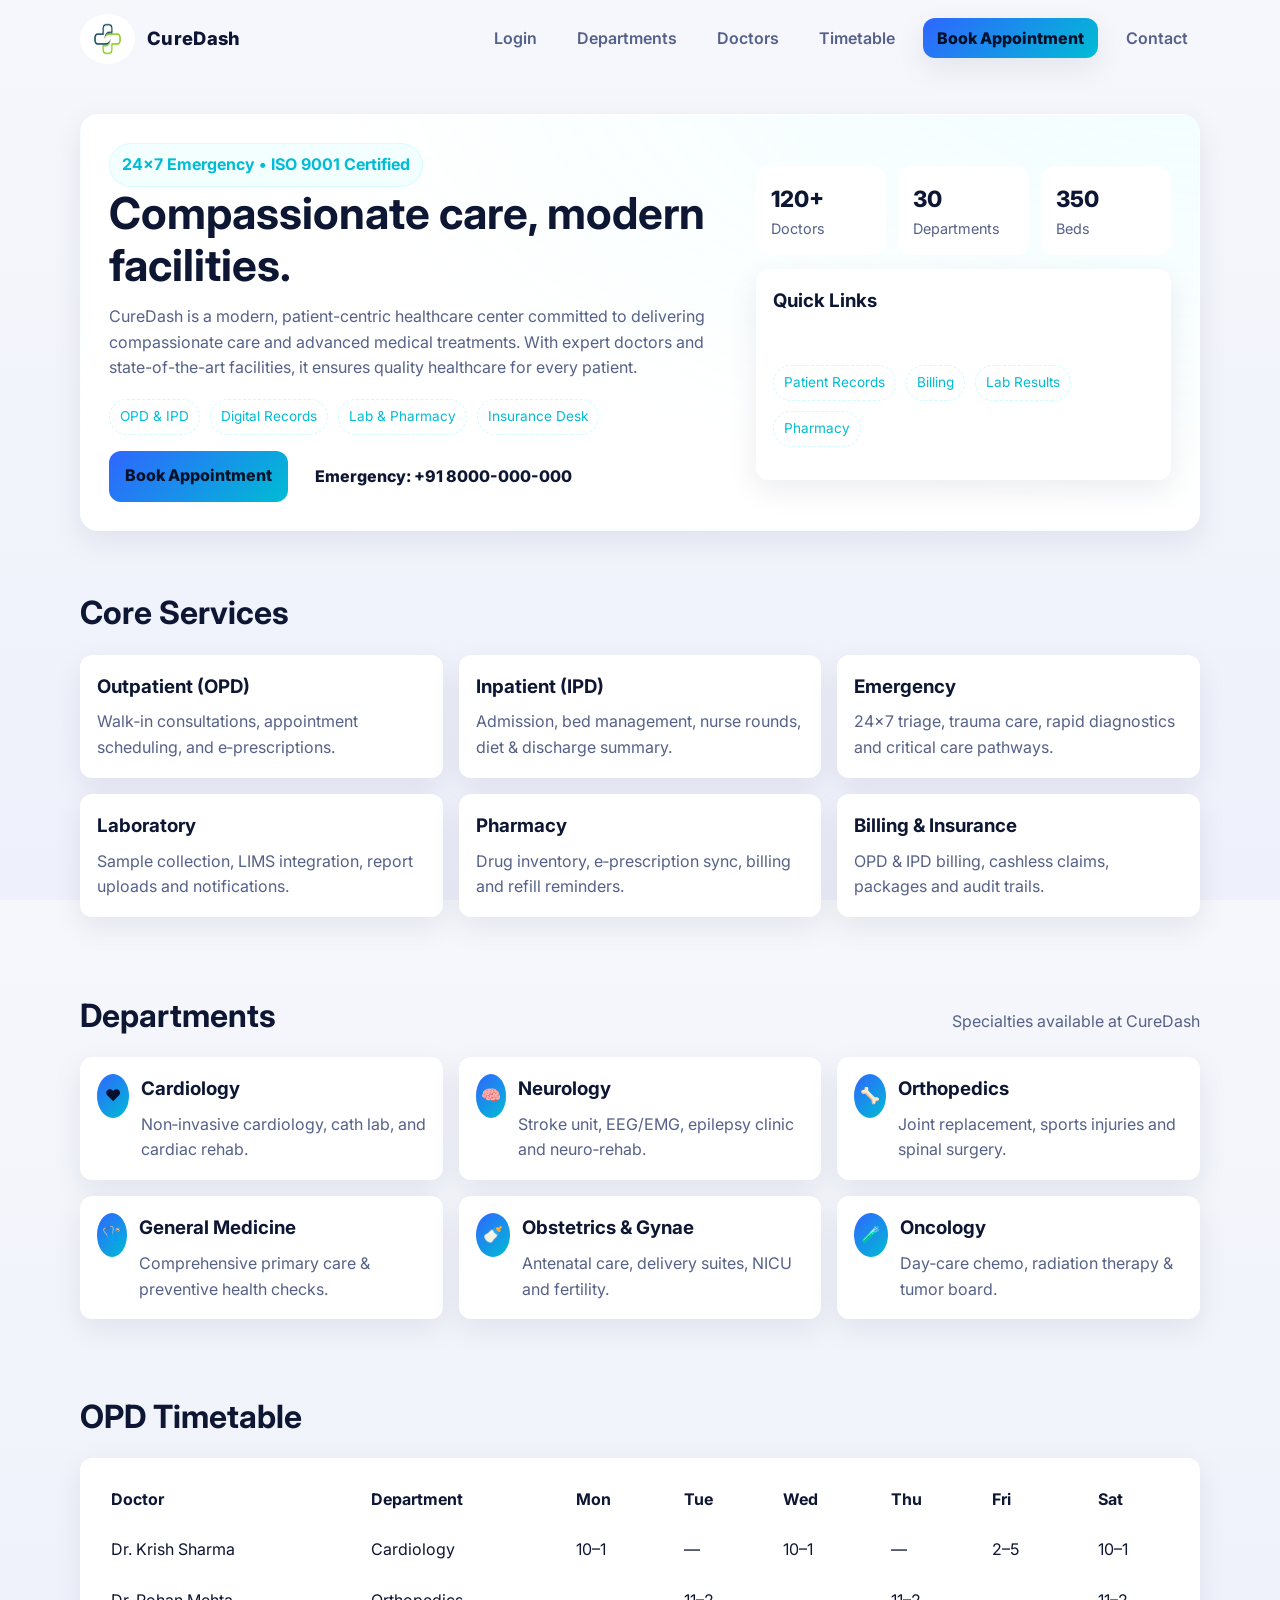
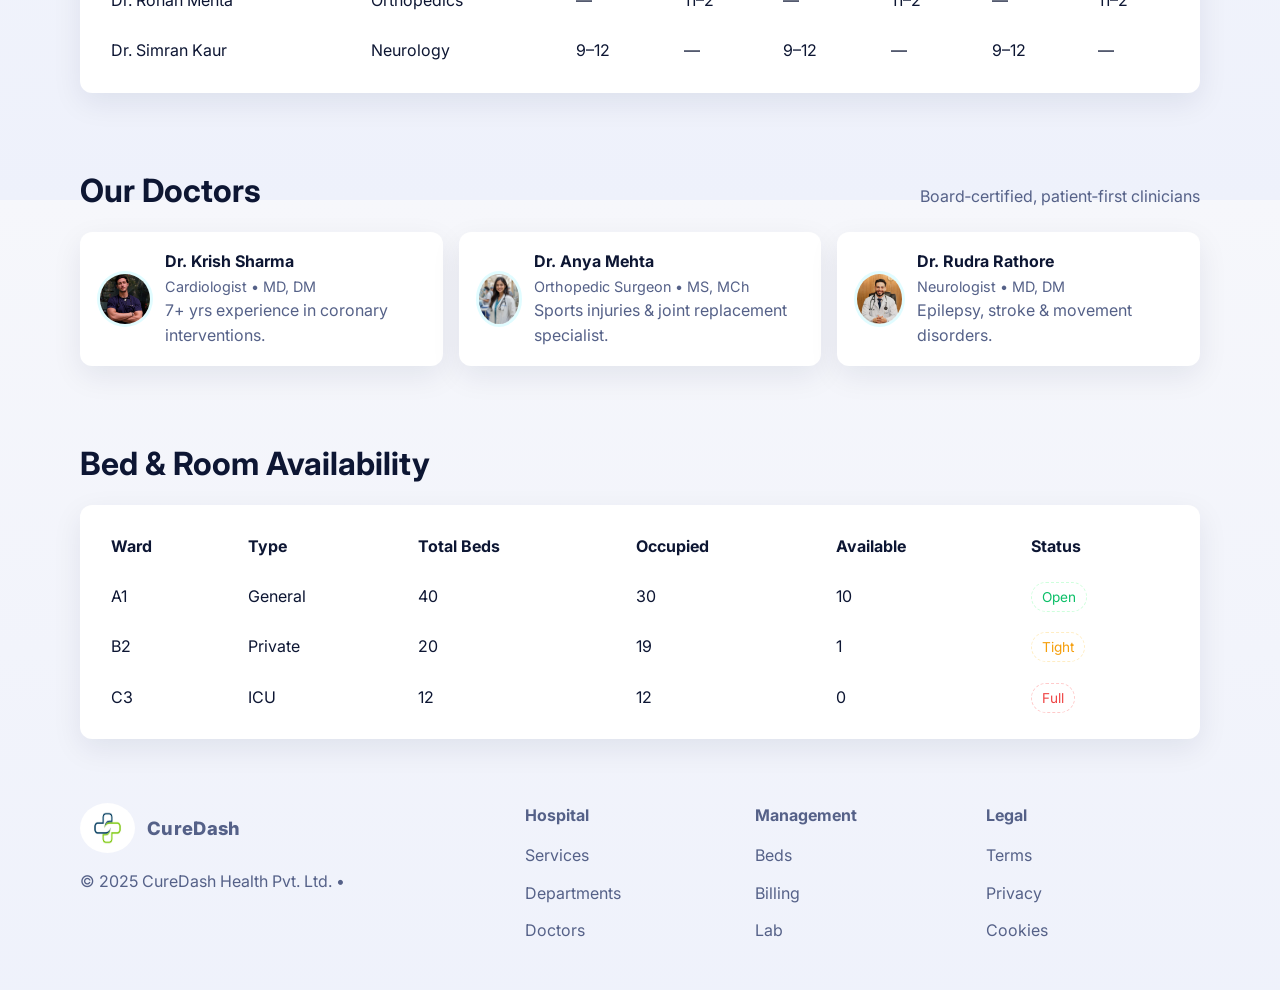
<file: index.html>
<!DOCTYPE html>
<html lang="en">
<head>
  <meta charset="UTF-8" />
  <meta name="viewport" content="width=device-width, initial-scale=1" />
  <title>CarePlus Hospital — Management System (Demo)</title>
  <meta name="description" content="A clean, responsive Hospital Management System demo website built with only HTML & CSS." />
  <link rel="preconnect" href="https://fonts.googleapis.com">
  <link rel="preconnect" href="https://fonts.gstatic.com" crossorigin>
  <link href="https://fonts.googleapis.com/css2?family=Inter:wght@300;400;500;600;700;800&display=swap" rel="stylesheet">
  <link rel="stylesheet" href="style.css" />
</head>
<body>
  <!-- Top Navigation -->
  <header class="container topbar" id="home">
    <a class="logo" href="#home" aria-label="CarePlus Hospital Home">
      <img src="logoo.jpg" alt="CarePlus Hospital Logo" height="50" width="55" style="border-radius: 50%;">
      <span class="title">CureDash</span>
    </a>
    <nav aria-label="Primary Navigation">
      <ul>
        <li><a href="login.html">Login</a></li>
        <li><a href="departments.html">Departments</a></li>
        <li><a href="doctors.html">Doctors</a></li>
        <li><a href="timetable.html">Timetable</a></li>
        <li><a href="appointment.html" class="cta-btn">Book Appointment</a></li>
        <li><a href="contact.html">Contact</a></li>
      </ul>
    </nav>
  </header>

  <!-- Hero -->
  <section class="container hero">
    <div class="hero-card">
      <div>
        <span class="pill">24×7 Emergency • ISO 9001 Certified</span>
        <h1>Compassionate care, modern facilities.</h1>
        <p>
        CureDash is a modern, patient-centric healthcare center committed to delivering compassionate care and advanced medical treatments. With expert doctors and state-of-the-art facilities, it ensures quality healthcare for every patient.
        </p>
        <div class="badges">
          <span class="badge">OPD & IPD</span>
          <span class="badge">Digital Records</span>
          <span class="badge">Lab & Pharmacy</span>
          <span class="badge">Insurance Desk</span>
        </div>
        <div class="btn-row">
          <a class="btn primary" href="appointment.html">Book Appointment</a>
          <a class="btn ghost" href="#contact">Emergency: +91 8000-000-000</a>
        </div>
      </div>
      <aside class="hero-side">
        <div class="kpis">
          <div class="kpi"><div class="num">120+</div><div class="lbl">Doctors</div></div>
          <div class="kpi"><div class="num">30</div><div class="lbl">Departments</div></div>
          <div class="kpi"><div class="num">350</div><div class="lbl">Beds</div></div>
        </div>
        <div class="card">
          <h3 style="margin-top:0">Quick Links</h3>
          <br>
          <div class="badges">
            <a class="badge" href="patient.html">Patient Records</a>
            <a class="badge" href="billing.html">Billing</a>
            <a class="badge" href="lab.html">Lab Results</a>
            <a class="badge" href="pharmacy.html">Pharmacy</a>
          </div>
        </div>
      </aside>
    </div>
  </section>

   <!-- Services -->
  <section id="services" class="container">
    <div class="section-title">
      <h2>Core Services</h2>
    </div>
    <div class="grid cols-3">
      <article class="card">
        <h3>Outpatient (OPD)</h3>
        <p>Walk‑in consultations, appointment scheduling, and e‑prescriptions.</p>
      </article>
      <article class="card">
        <h3>Inpatient (IPD)</h3>
        <p>Admission, bed management, nurse rounds, diet & discharge summary.</p>
      </article>
      <article class="card">
        <h3>Emergency</h3>
        <p>24×7 triage, trauma care, rapid diagnostics and critical care pathways.</p>
      </article>
      <article class="card">
        <h3>Laboratory</h3>
        <p>Sample collection, LIMS integration, report uploads and notifications.</p>
      </article>
      <article class="card">
        <h3>Pharmacy</h3>
        <p>Drug inventory, e‑prescription sync, billing and refill reminders.</p>
      </article>
      <article class="card">
        <h3>Billing & Insurance</h3>
        <p>OPD & IPD billing, cashless claims, packages and audit trails.</p>
      </article>
    </div>
  </section>

  <div class="divider container" aria-hidden="true"></div>

  <!-- Departments -->
  <section id="departments" class="container">
    <div class="section-title">
      <h2>Departments</h2>
      <p>Specialties available at CureDash</p>
    </div>
    <div class="grid cols-3">
      <div class="card dept">
        <div class="icon">❤</div>
        <div>
          <h3>Cardiology</h3>
          <p>Non‑invasive cardiology, cath lab, and cardiac rehab.</p>
        </div>
      </div>
      <div class="card dept">
        <div class="icon">🧠</div>
        <div>
          <h3>Neurology</h3>
          <p>Stroke unit, EEG/EMG, epilepsy clinic and neuro‑rehab.</p>
        </div>
      </div>
      <div class="card dept">
        <div class="icon">🦴</div>
        <div>
          <h3>Orthopedics</h3>
          <p>Joint replacement, sports injuries and spinal surgery.</p>
        </div>
      </div>
      <div class="card dept">
        <div class="icon">🩺</div>
        <div>
          <h3>General Medicine</h3>
          <p>Comprehensive primary care & preventive health checks.</p>
        </div>
      </div>
      <div class="card dept">
        <div class="icon">🍼</div>
        <div>
          <h3>Obstetrics & Gynae</h3>
          <p>Antenatal care, delivery suites, NICU and fertility.</p>
        </div>
      </div>
      <div class="card dept">
        <div class="icon">🧪</div>
        <div>
          <h3>Oncology</h3>
          <p>Day‑care chemo, radiation therapy & tumor board.</p>
        </div>
      </div>
    </div>
  </section>


  <!-- Timetable -->
  <section id="timetable" class="container">
    <div class="section-title">
      <h2>OPD Timetable</h2>
    </div>
    <div class="card">
      <div style="overflow:auto">
        <table aria-label="Doctor OPD Timetable">
          <thead>
            <tr>
              <th>Doctor</th>
              <th>Department</th>
              <th>Mon</th>
              <th>Tue</th>
              <th>Wed</th>
              <th>Thu</th>
              <th>Fri</th>
              <th>Sat</th>
            </tr>
          </thead>
          <tbody>
            <tr>
              <td>Dr. Krish Sharma</td><td>Cardiology</td><td>10–1</td><td>—</td><td>10–1</td><td>—</td><td>2–5</td><td>10–1</td>
            </tr>
            <tr>
              <td>Dr. Rohan Mehta</td><td>Orthopedics</td><td>—</td><td>11–2</td><td>—</td><td>11–2</td><td>—</td><td>11–2</td>
            </tr>
            <tr>
              <td>Dr. Simran Kaur</td><td>Neurology</td><td>9–12</td><td>—</td><td>9–12</td><td>—</td><td>9–12</td><td>—</td>
            </tr>
          </tbody>
        </table>
      </div>
    </div>
  </section>
   <!-- Doctors -->
  <section id="doctors" class="container">
    <div class="section-title">
      <h2>Our Doctors</h2>
      <p>Board‑certified, patient‑first clinicians</p>
    </div>
    <div class="grid cols-3">
      <div class="card doc">
        <img src="doc1.jpg" alt="Portrait of Dr. A Sharma"/>
        <div>
          <div class="name">Dr. Krish Sharma</div>
          <div class="role">Cardiologist • MD, DM</div>
          <p class="muted">7+ yrs experience in coronary interventions.</p>
        </div>
      </div>
      <div class="card doc">
        <img src="doc2.jpg" alt="Portrait of Dr. R Mehta"/>
        <div>
          <div class="name">Dr. Anya Mehta</div>
          <div class="role">Orthopedic Surgeon • MS, MCh</div>
          <p class="muted">Sports injuries & joint replacement specialist.</p>
        </div>
      </div>
      <div class="card doc">
        <img src="doc3.jpg" alt="Portrait of Dr. S Kaur"/>
        <div>
          <div class="name">Dr. Rudra Rathore</div>
          <div class="role">Neurologist • MD, DM</div>
          <p class="muted">Epilepsy, stroke & movement disorders.</p>
        </div>
      </div>
    </div>
  </section>

  <!-- Records & Bed Management (Demo) -->
  <section id="records" class="container">
    <div class="section-title">
      <h2>Bed & Room Availability</h2>
    </div>
    <div class="card" style="overflow:auto">
      <table aria-label="Bed Availability">
        <thead>
          <tr>
            <th>Ward</th>
            <th>Type</th>
            <th>Total Beds</th>
            <th>Occupied</th>
            <th>Available</th>
            <th>Status</th>
          </tr>
        </thead>
        <tbody>
          <tr>
            <td>A1</td><td>General</td><td>40</td><td>30</td><td>10</td>
            <td><span class="badge" style="border-color:rgba(133,255,167,.4);color:var(--accent)">Open</span></td>
          </tr>
          <tr>
            <td>B2</td><td>Private</td><td>20</td><td>19</td><td>1</td>
            <td><span class="badge" style="border-color:rgba(255,211,106,.4);color:var(--warning)">Tight</span></td>
          </tr>
          <tr>
            <td>C3</td><td>ICU</td><td>12</td><td>12</td><td>0</td>
            <td><span class="badge" style="border-color:rgba(255,122,122,.4);color:var(--danger)">Full</span></td>
          </tr>
        </tbody>
      </table>
    </div>
  </section>


  <footer class="container">
    <div class="footer-grid">
      <div class="foot-brand">
        <div class="logo" style="margin-bottom:8px">
          <img src="logoo.jpg" alt="CarePlus Hospital Logo" height="50" width="55" style="border-radius: 50%;">
          <span class="title">CureDash</span>
        </div>
        <p class="muted">© <span id="year">2025</span> CureDash Health Pvt. Ltd. • </p>
      </div>
      <div class="foot-col">
        <h4>Hospital</h4>
        <a href="#services">Services</a>
        <a href="#departments">Departments</a>
        <a href="#doctors">Doctors</a>
      </div>
      <div class="foot-col">
        <h4>Management</h4>
        <a href="#records">Beds</a>
        <a href="#billing">Billing</a>
        <a href="#lab">Lab</a>
      </div>
      <div class="foot-col">
        <h4>Legal</h4>
        <a href="#">Terms</a>
        <a href="#">Privacy</a>
        <a href="#">Cookies</a>
      </div>
    </div>
  </footer>
</body>
</html>
</file>
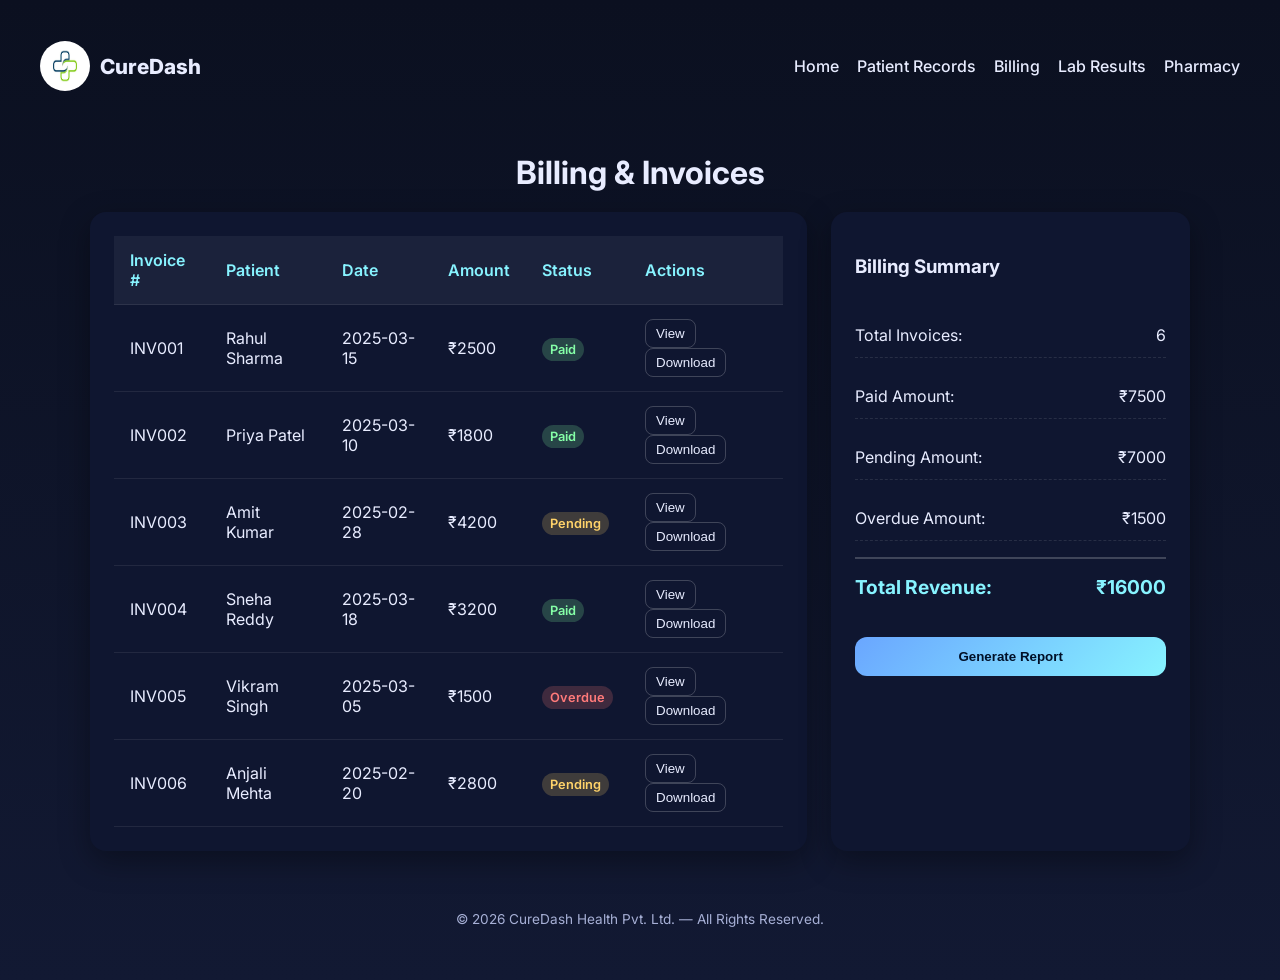
<file: billing.html>
<!DOCTYPE html>
<html lang="en">
<head>
  <meta charset="UTF-8" />
  <meta name="viewport" content="width=device-width, initial-scale=1" />
  <title>CureDash — Billing</title>
  <link href="https://fonts.googleapis.com/css2?family=Inter:wght@300;400;500;600;700;800&display=swap" rel="stylesheet">
  <style>
    :root {
      --bg: #0b1020;
      --bg-soft: #121933;
      --card: #0f1630;
      --card-2: #111a3a;
      --text: #e8ecff;
      --muted: #a7b0d6;
      --brand: #6aa6ff;
      --brand-2: #87f3ff;
      --accent: #85ffa7;
      --danger: #ff7a7a;
      --warning: #ffd36a;
      --shadow: 0 10px 30px rgba(0,0,0,.35);
      --radius: 16px;
    }

    body {
      background: linear-gradient(180deg, var(--bg), var(--bg-soft));
      color: var(--text);
      font-family: "Inter", sans-serif;
      margin: 0;
      min-height: 100vh;
      display: flex;
      flex-direction: column;
      align-items: center;
      transition: all 0.3s ease;
      padding: 40px;
    }

    header {
      display: flex;
      justify-content: space-between;
      align-items: center;
      width: 100%;
      max-width: 1200px;
      margin-bottom: 40px;
    }

    header .logo {
      display: flex;
      align-items: center;
      gap: 10px;
      font-weight: 800;
      font-size: 1.3rem;
    }

    header img {
      border-radius: 50%;
    }

    nav ul {
      display: flex;
      list-style: none;
      gap: 18px;
    }

    nav a {
      color: var(--text);
      text-decoration: none;
      font-weight: 500;
      transition: color 0.2s ease;
    }
    nav a:hover {
      color: var(--brand-2);
    }

    h1 {
      font-size: 2rem;
      font-weight: 700;
      margin-bottom: 20px;
      text-align: center;
    }

    .billing-container {
      display: grid;
      grid-template-columns: 2fr 1fr;
      gap: 24px;
      width: 100%;
      max-width: 1100px;
    }

    .table-card {
      background: var(--card);
      border-radius: var(--radius);
      box-shadow: var(--shadow);
      padding: 24px;
      overflow-x: auto;
    }

    table {
      width: 100%;
      border-collapse: collapse;
      text-align: left;
      color: var(--text);
      min-width: 600px;
    }

    th, td {
      padding: 14px 16px;
      border-bottom: 1px solid rgba(255,255,255,.08);
    }

    th {
      color: var(--brand-2);
      font-weight: 600;
      background: rgba(255,255,255,.05);
    }

    tr:hover td {
      background: rgba(255,255,255,.05);
    }

    .status-badge {
      padding: 4px 8px;
      border-radius: 999px;
      font-size: 0.8rem;
      font-weight: 600;
    }
    .status-paid {
      background: rgba(133, 255, 167, 0.2);
      color: var(--accent);
    }
    .status-pending {
      background: rgba(255, 211, 106, 0.2);
      color: var(--warning);
    }
    .status-overdue {
      background: rgba(255, 122, 122, 0.2);
      color: var(--danger);
    }

    .action-btn {
      background: transparent;
      border: 1px solid rgba(255,255,255,.2);
      color: var(--text);
      border-radius: 8px;
      padding: 6px 10px;
      cursor: pointer;
      margin-right: 5px;
      transition: all 0.2s ease;
    }
    .action-btn:hover {
      background: rgba(255,255,255,.1);
    }

    .summary-card {
      background: var(--card);
      border-radius: var(--radius);
      box-shadow: var(--shadow);
      padding: 24px;
      display: flex;
      flex-direction: column;
      gap: 16px;
    }

    .summary-item {
      display: flex;
      justify-content: space-between;
      padding: 12px 0;
      border-bottom: 1px dashed rgba(255,255,255,.1);
    }

    .summary-total {
      font-weight: 700;
      font-size: 1.2rem;
      color: var(--brand-2);
      border-top: 2px solid rgba(255,255,255,.2);
      border-bottom: none;
      padding-top: 16px;
    }

    .btn-primary {
      background: linear-gradient(135deg, var(--brand), var(--brand-2));
      color: #001028;
      border: none;
      border-radius: 12px;
      padding: 12px 16px;
      font-weight: 600;
      cursor: pointer;
      transition: transform 0.2s ease;
      margin-top: 10px;
    }
    .btn-primary:hover {
      transform: translateY(-2px);
    }

    footer {
      margin-top: 60px;
      text-align: center;
      color: var(--muted);
      font-size: 0.85rem;
    }

    @media (max-width: 900px) {
      .billing-container {
        grid-template-columns: 1fr;
      }
    }

    @media (max-width: 768px) {
      body {
        padding: 20px;
      }
    }
  </style>
</head>

<body>
  <header>
    <div class="logo">
      <img src="logoo.jpg" alt="CureDash Logo" width="50" height="50">
      <span>CureDash</span>
    </div>
    <nav>
      <ul>
        <li><a href="index.html">Home</a></li>
        <li><a href="patient-records.html">Patient Records</a></li>
        <li><a href="billing.html" class="active">Billing</a></li>
        <li><a href="lab-results.html">Lab Results</a></li>
        <li><a href="pharmacy.html">Pharmacy</a></li>
      </ul>
    </nav>
  </header>

  <main>
    <h1>Billing & Invoices</h1>
    
    <div class="billing-container">
      <section class="table-card">
        <table id="billingTable">
          <thead>
            <tr>
              <th>Invoice #</th>
              <th>Patient</th>
              <th>Date</th>
              <th>Amount</th>
              <th>Status</th>
              <th>Actions</th>
            </tr>
          </thead>
          <tbody id="billingTableBody">
            <!-- Billing data will be populated by JavaScript -->
          </tbody>
        </table>
      </section>
      
      <section class="summary-card">
        <h3>Billing Summary</h3>
        <div class="summary-item">
          <span>Total Invoices:</span>
          <span id="totalInvoices">0</span>
        </div>
        <div class="summary-item">
          <span>Paid Amount:</span>
          <span id="paidAmount">₹0</span>
        </div>
        <div class="summary-item">
          <span>Pending Amount:</span>
          <span id="pendingAmount">₹0</span>
        </div>
        <div class="summary-item">
          <span>Overdue Amount:</span>
          <span id="overdueAmount">₹0</span>
        </div>
        <div class="summary-item summary-total">
          <span>Total Revenue:</span>
          <span id="totalRevenue">₹0</span>
        </div>
        <button class="btn-primary" id="generateReportBtn">Generate Report</button>
      </section>
    </div>
  </main>

  <footer>
    © <span id="year">2025</span> CureDash Health Pvt. Ltd. — All Rights Reserved.
  </footer>

  <script>
    // Billing Data
    const billingData = {
      invoices: [
        {
          id: "INV001",
          patient: "Rahul Sharma",
          date: "2025-03-15",
          amount: 2500,
          status: "Paid"
        },
        {
          id: "INV002",
          patient: "Priya Patel",
          date: "2025-03-10",
          amount: 1800,
          status: "Paid"
        },
        {
          id: "INV003",
          patient: "Amit Kumar",
          date: "2025-02-28",
          amount: 4200,
          status: "Pending"
        },
        {
          id: "INV004",
          patient: "Sneha Reddy",
          date: "2025-03-18",
          amount: 3200,
          status: "Paid"
        },
        {
          id: "INV005",
          patient: "Vikram Singh",
          date: "2025-03-05",
          amount: 1500,
          status: "Overdue"
        },
        {
          id: "INV006",
          patient: "Anjali Mehta",
          date: "2025-02-20",
          amount: 2800,
          status: "Pending"
        }
      ]
    };

    // Function to render billing table
    function renderBillingTable() {
      const tbody = document.getElementById("billingTableBody");
      tbody.innerHTML = "";
      
      billingData.invoices.forEach(invoice => {
        const row = document.createElement("tr");
        let statusClass = "";
        if (invoice.status === "Paid") statusClass = "status-paid";
        else if (invoice.status === "Pending") statusClass = "status-pending";
        else if (invoice.status === "Overdue") statusClass = "status-overdue";
        
        row.innerHTML = `
          <td>${invoice.id}</td>
          <td>${invoice.patient}</td>
          <td>${invoice.date}</td>
          <td>₹${invoice.amount}</td>
          <td><span class="status-badge ${statusClass}">${invoice.status}</span></td>
          <td>
            <button class="action-btn" onclick="viewInvoice('${invoice.id}')">View</button>
            <button class="action-btn" onclick="downloadInvoice('${invoice.id}')">Download</button>
          </td>
        `;
        tbody.appendChild(row);
      });
      
      updateBillingSummary();
    }

    // Function to update billing summary
    function updateBillingSummary() {
      const totalInvoices = billingData.invoices.length;
      const paidAmount = billingData.invoices
        .filter(inv => inv.status === "Paid")
        .reduce((sum, inv) => sum + inv.amount, 0);
      const pendingAmount = billingData.invoices
        .filter(inv => inv.status === "Pending")
        .reduce((sum, inv) => sum + inv.amount, 0);
      const overdueAmount = billingData.invoices
        .filter(inv => inv.status === "Overdue")
        .reduce((sum, inv) => sum + inv.amount, 0);
      const totalRevenue = paidAmount + pendingAmount + overdueAmount;
      
      document.getElementById("totalInvoices").textContent = totalInvoices;
      document.getElementById("paidAmount").textContent = `₹${paidAmount}`;
      document.getElementById("pendingAmount").textContent = `₹${pendingAmount}`;
      document.getElementById("overdueAmount").textContent = `₹${overdueAmount}`;
      document.getElementById("totalRevenue").textContent = `₹${totalRevenue}`;
    }

    // Placeholder functions for actions
    function viewInvoice(id) {
      alert(`Viewing invoice: ${id}`);
      // In a real application, this would show invoice details
    }

    function downloadInvoice(id) {
      alert(`Downloading invoice: ${id}`);
      // In a real application, this would generate and download PDF
    }

    // Initialize
    document.addEventListener("DOMContentLoaded", function() {
      renderBillingTable();
      document.getElementById("generateReportBtn").addEventListener("click", function() {
        alert("Generating billing report...");
        // In a real application, this would generate a comprehensive report
      });
      document.getElementById("year").textContent = new Date().getFullYear();
    });
  </script>
</body>
</html>
</file>
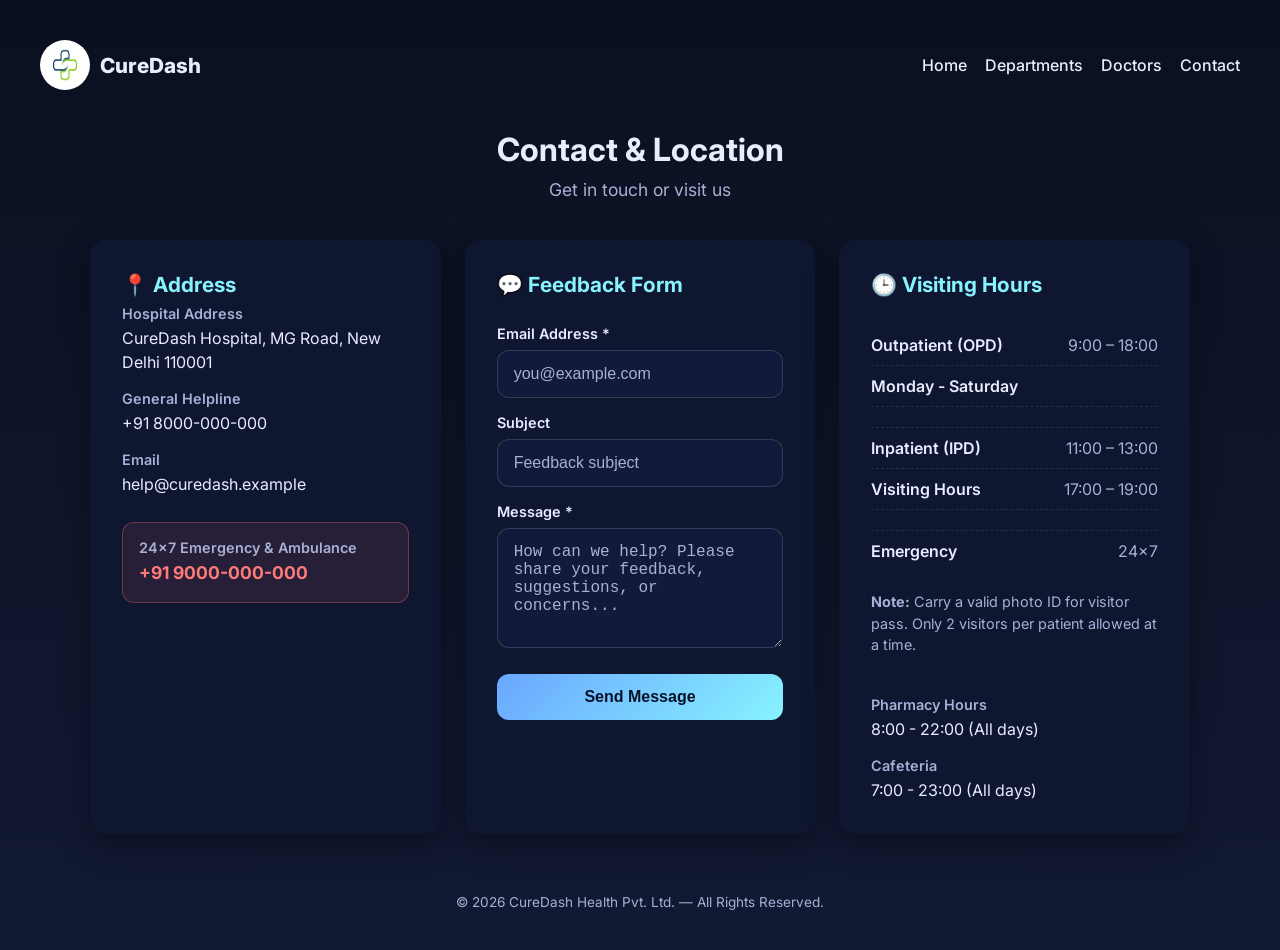
<file: contact.html>
<!DOCTYPE html>
<html lang="en">
<head>
  <meta charset="UTF-8" />
  <meta name="viewport" content="width=device-width, initial-scale=1" />
  <title>CureDash — Contact</title>
  <link href="https://fonts.googleapis.com/css2?family=Inter:wght@300;400;500;600;700;800&display=swap" rel="stylesheet">
  <style>
    :root {
      --bg: #0b1020;
      --bg-soft: #121933;
      --card: #0f1630;
      --card-2: #111a3a;
      --text: #e8ecff;
      --muted: #a7b0d6;
      --brand: #6aa6ff;
      --brand-2: #87f3ff;
      --accent: #85ffa7;
      --danger: #ff7a7a;
      --warning: #ffd36a;
      --shadow: 0 10px 30px rgba(0,0,0,.35);
      --radius: 16px;
    }

    * {
      box-sizing: border-box;
      margin: 0;
      padding: 0;
    }

    body {
      background: linear-gradient(180deg, var(--bg), var(--bg-soft));
      color: var(--text);
      font-family: "Inter", sans-serif;
      margin: 0;
      min-height: 100vh;
      display: flex;
      flex-direction: column;
      align-items: center;
      transition: all 0.3s ease;
      padding: 40px;
    }

    header {
      display: flex;
      justify-content: space-between;
      align-items: center;
      width: 100%;
      max-width: 1200px;
      margin-bottom: 40px;
    }

    header .logo {
      display: flex;
      align-items: center;
      gap: 10px;
      font-weight: 800;
      font-size: 1.3rem;
    }

    header img {
      border-radius: 50%;
    }

    nav ul {
      display: flex;
      list-style: none;
      gap: 18px;
    }

    nav a {
      color: var(--text);
      text-decoration: none;
      font-weight: 500;
      transition: color 0.2s ease;
    }
    nav a:hover {
      color: var(--brand-2);
    }

    h1 {
      font-size: 2rem;
      font-weight: 700;
      margin-bottom: 10px;
      text-align: center;
    }

    .subtitle {
      color: var(--muted);
      text-align: center;
      margin-bottom: 40px;
      font-size: 1.1rem;
    }

    .contact-container {
      display: grid;
      grid-template-columns: 1fr 1fr 1fr;
      gap: 24px;
      width: 100%;
      max-width: 1100px;
    }

    .contact-card {
      background: var(--card);
      border-radius: var(--radius);
      box-shadow: var(--shadow);
      padding: 32px;
      display: flex;
      flex-direction: column;
      gap: 20px;
    }

    .contact-card h3 {
      color: var(--brand-2);
      margin-bottom: 8px;
      font-size: 1.3rem;
    }

    .contact-info {
      display: flex;
      flex-direction: column;
      gap: 16px;
    }

    .info-item {
      display: flex;
      flex-direction: column;
      gap: 4px;
    }

    .info-label {
      font-weight: 600;
      color: var(--muted);
      font-size: 0.9rem;
    }

    .info-value {
      font-size: 1rem;
      line-height: 1.5;
    }

    .emergency-contact {
      background: rgba(255, 122, 122, 0.1);
      border: 1px solid rgba(255, 122, 122, 0.3);
      border-radius: 12px;
      padding: 16px;
      margin-top: 10px;
    }

    .emergency-contact .info-value {
      color: var(--danger);
      font-weight: 700;
      font-size: 1.1rem;
    }

    form {
      display: flex;
      flex-direction: column;
      gap: 16px;
    }

    .field {
      display: flex;
      flex-direction: column;
      gap: 8px;
    }

    label {
      font-weight: 600;
      font-size: 0.9rem;
      color: var(--text);
    }

    input, textarea {
      padding: 14px 16px;
      border-radius: 12px;
      border: 1px solid rgba(255,255,255,.15);
      background: var(--card-2);
      color: var(--text);
      font-size: 1rem;
      outline: none;
      width: 100%;
      transition: all 0.2s ease;
    }

    input:focus, textarea:focus {
      border-color: var(--brand-2);
      box-shadow: 0 0 0 3px rgba(135,243,255,.25);
    }

    input::placeholder, textarea::placeholder {
      color: var(--muted);
    }

    textarea {
      resize: vertical;
      min-height: 120px;
    }

    .btn {
      padding: 14px 24px;
      border-radius: 12px;
      font-weight: 700;
      border: 0;
      cursor: pointer;
      transition: all 0.2s ease;
      font-size: 1rem;
      background: linear-gradient(135deg, var(--brand), var(--brand-2));
      color: #07122a;
      margin-top: 10px;
    }

    .btn:hover {
      transform: translateY(-2px);
      box-shadow: 0 6px 20px rgba(0,0,0,0.3);
    }

    .hours-list {
      list-style: none;
      padding: 0;
    }

    .hours-list li {
      display: flex;
      justify-content: space-between;
      padding: 10px 0;
      border-bottom: 1px dashed rgba(255,255,255,.1);
    }

    .hours-list li:last-child {
      border-bottom: none;
    }

    .day {
      font-weight: 600;
    }

    .time {
      color: var(--muted);
    }

    .muted {
      color: var(--muted);
      font-size: 0.9rem;
      line-height: 1.5;
    }

    footer {
      margin-top: 60px;
      text-align: center;
      color: var(--muted);
      font-size: 0.85rem;
      width: 100%;
      max-width: 1100px;
    }

    /* Success message */
    .success-message {
      background: rgba(133, 255, 167, 0.1);
      border: 1px solid rgba(133, 255, 167, 0.3);
      border-radius: var(--radius);
      padding: 20px;
      margin-top: 20px;
      display: none;
    }

    .success-message.show {
      display: block;
      animation: fadeIn 0.5s ease;
    }

    .success-message h3 {
      color: var(--accent);
      margin-bottom: 10px;
    }

    @keyframes fadeIn {
      from { opacity: 0; transform: translateY(-10px); }
      to { opacity: 1; transform: translateY(0); }
    }

    /* Map placeholder */
    .map-placeholder {
      background: var(--card-2);
      border-radius: 12px;
      height: 200px;
      display: flex;
      align-items: center;
      justify-content: center;
      margin-top: 10px;
      border: 1px dashed rgba(255,255,255,.2);
    }

    .map-placeholder span {
      color: var(--muted);
      font-size: 0.9rem;
    }

    @media (max-width: 900px) {
      .contact-container {
        grid-template-columns: 1fr;
        gap: 20px;
      }
      
      .contact-card {
        padding: 24px;
      }
    }

    @media (max-width: 768px) {
      body {
        padding: 20px;
      }
      
      header {
        flex-direction: column;
        gap: 15px;
        text-align: center;
      }
      
      nav ul {
        flex-wrap: wrap;
        justify-content: center;
      }
    }

    @media (max-width: 480px) {
      h1 {
        font-size: 1.7rem;
      }
      
      .subtitle {
        font-size: 1rem;
      }
    }
  </style>
</head>

<body>
  <header>
    <div class="logo">
      <img src="logoo.jpg" alt="CureDash Logo" width="50" height="50">
      <span>CureDash</span>
    </div>
    <nav>
      <ul>
        <li><a href="index.html">Home</a></li>
        <li><a href="department.html">Departments</a></li>
        <li><a href="doctors.html">Doctors</a></li>
        <li><a href="contact.html" class="active">Contact</a></li>
      </ul>
    </nav>
  </header>

  <main>
    <h1>Contact & Location</h1>
    <p class="subtitle">Get in touch or visit us</p>
    
    <div class="contact-container">
      <!-- Address Card -->
      <section class="contact-card">
        <div>
          <h3>📍 Address</h3>
          <div class="contact-info">
            <div class="info-item">
              <span class="info-label">Hospital Address</span>
              <span class="info-value">CureDash Hospital, MG Road, New Delhi 110001</span>
            </div>
            
            <div class="info-item">
              <span class="info-label">General Helpline</span>
              <span class="info-value">+91 8000-000-000</span>
            </div>
            
            <div class="info-item">
              <span class="info-label">Email</span>
              <span class="info-value">help@curedash.example</span>
            </div>
            
            <div class="emergency-contact">
              <div class="info-item">
                <span class="info-label">24×7 Emergency & Ambulance</span>
                <span class="info-value">+91 9000-000-000</span>
              </div>
            </div>
          </div>
        </div>
        
        <!-- <div class="map-placeholder">
          <span>🏥 Hospital Location Map</span>
        </div> -->
      </section>
      
      <!-- Feedback Form Card -->
      <section class="contact-card">
        <h3>💬 Feedback Form</h3>
        <form id="feedbackForm">
          <div class="field">
            <label for="email">Email Address *</label>
            <input id="email" name="email" type="email" placeholder="you@example.com" required />
          </div>
          
          <div class="field">
            <label for="subject">Subject</label>
            <input id="subject" name="subject" type="text" placeholder="Feedback subject" />
          </div>
          
          <div class="field">
            <label for="message">Message *</label>
            <textarea id="message" name="message" placeholder="How can we help? Please share your feedback, suggestions, or concerns..." required></textarea>
          </div>
          
          <button class="btn" type="submit">Send Message</button>
        </form>
        
        <div id="successMessage" class="success-message">
          <h3>✅ Thank You for Your Feedback!</h3>
          <p>We have received your message and will get back to you within 24 hours.</p>
        </div>
      </section>
      
      <!-- Visiting Hours Card -->
      <section class="contact-card">
        <h3>🕒 Visiting Hours</h3>
        <ul class="hours-list">
          <li>
            <span class="day">Outpatient (OPD)</span>
            <span class="time">9:00 – 18:00</span>
          </li>
          <li>
            <span class="day">Monday - Saturday</span>
            <span class="time"></span>
          </li>
          <li style="height: 16px;"></li> <!-- Spacer -->
          <li>
            <span class="day">Inpatient (IPD)</span>
            <span class="time">11:00 – 13:00</span>
          </li>
          <li>
            <span class="day">Visiting Hours</span>
            <span class="time">17:00 – 19:00</span>
          </li>
          <li style="height: 16px;"></li> <!-- Spacer -->
          <li>
            <span class="day">Emergency</span>
            <span class="time">24×7</span>
          </li>
        </ul>
        
        <div class="muted">
          <p><strong>Note:</strong> Carry a valid photo ID for visitor pass. Only 2 visitors per patient allowed at a time.</p>
        </div>
        
        <div class="contact-info" style="margin-top: 20px;">
          <div class="info-item">
            <span class="info-label">Pharmacy Hours</span>
            <span class="info-value">8:00 - 22:00 (All days)</span>
          </div>
          
          <div class="info-item">
            <span class="info-label">Cafeteria</span>
            <span class="info-value">7:00 - 23:00 (All days)</span>
          </div>
        </div>
      </section>
    </div>
  </main>

  <footer>
    © <span id="year">2025</span> CureDash Health Pvt. Ltd. — All Rights Reserved.
  </footer>

  <script>
    // Handle form submission
    document.getElementById('feedbackForm').addEventListener('submit', function(e) {
      e.preventDefault(); // Prevent default form submission
      
      // Get form data
      const formData = new FormData(this);
      const feedbackData = {
        email: formData.get('email'),
        subject: formData.get('subject'),
        message: formData.get('message'),
        submittedAt: new Date().toISOString()
      };
      
      // Validate required fields
      if (!feedbackData.email || !feedbackData.message) {
        alert('Please fill in all required fields');
        return;
      }
      
      // Validate email
      const emailRegex = /^[^\s@]+@[^\s@]+\.[^\s@]+$/;
      if (!emailRegex.test(feedbackData.email)) {
        alert('Please enter a valid email address');
        return;
      }
      
      // Simulate form submission (in a real app, this would be an API call)
      console.log('Feedback data:', feedbackData);
      
      // Show success message
      document.getElementById('successMessage').classList.add('show');
      
      // Reset form after successful submission
      setTimeout(() => {
        this.reset();
        document.getElementById('successMessage').classList.remove('show');
      }, 5000);
    });

    // Set current year in footer
    document.addEventListener('DOMContentLoaded', function() {
      document.getElementById('year').textContent = new Date().getFullYear();
    });
  </script>
</body>
</html>
</file>
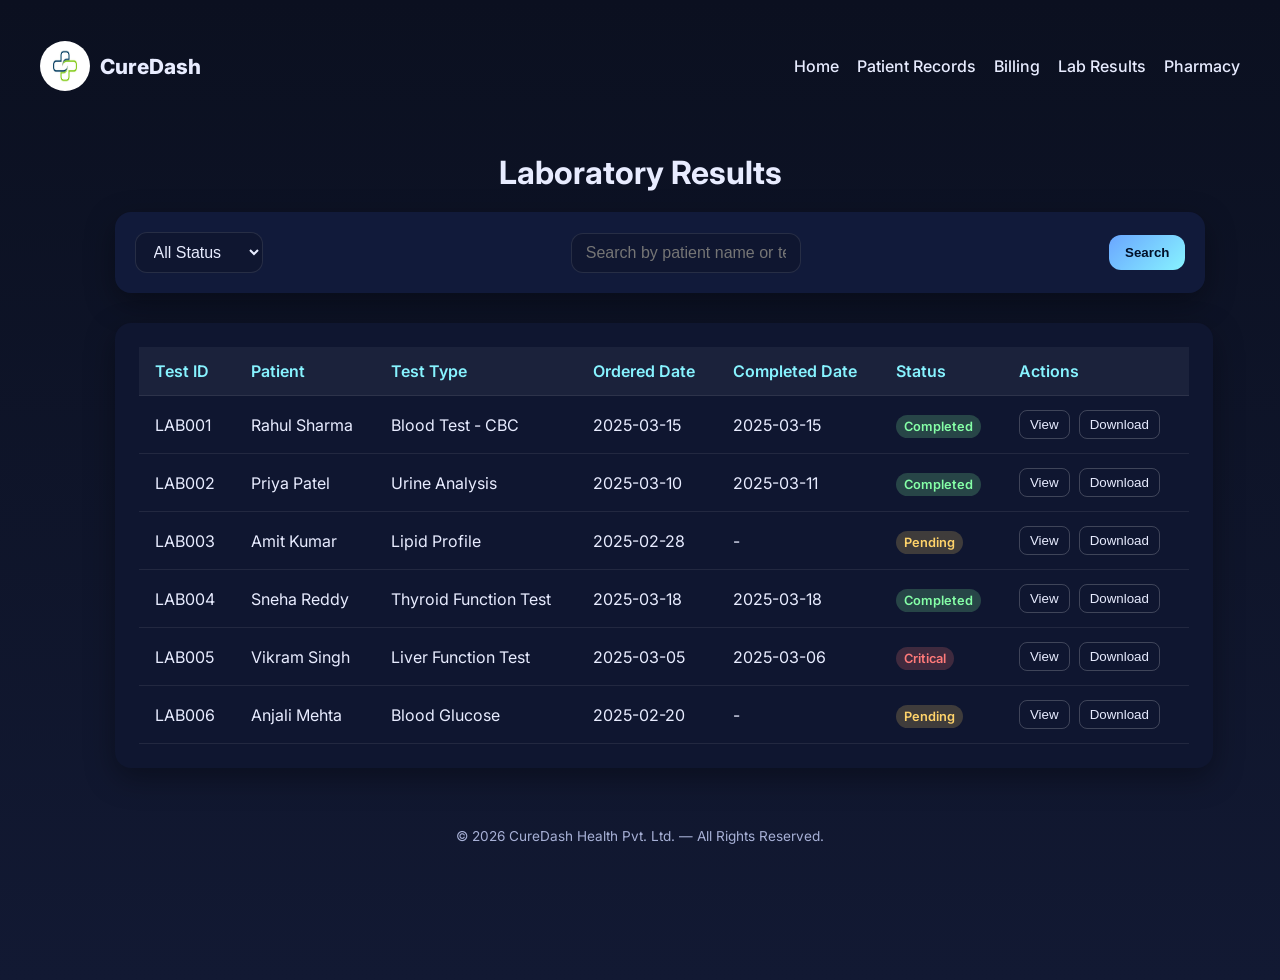
<file: lab.html>
<!DOCTYPE html>
<html lang="en">
<head>
  <meta charset="UTF-8" />
  <meta name="viewport" content="width=device-width, initial-scale=1" />
  <title>CureDash — Lab Results</title>
  <link href="https://fonts.googleapis.com/css2?family=Inter:wght@300;400;500;600;700;800&display=swap" rel="stylesheet">
  <style>
    :root {
      --bg: #0b1020;
      --bg-soft: #121933;
      --card: #0f1630;
      --card-2: #111a3a;
      --text: #e8ecff;
      --muted: #a7b0d6;
      --brand: #6aa6ff;
      --brand-2: #87f3ff;
      --accent: #85ffa7;
      --danger: #ff7a7a;
      --warning: #ffd36a;
      --shadow: 0 10px 30px rgba(0,0,0,.35);
      --radius: 16px;
    }

    body {
      background: linear-gradient(180deg, var(--bg), var(--bg-soft));
      color: var(--text);
      font-family: "Inter", sans-serif;
      margin: 0;
      min-height: 100vh;
      display: flex;
      flex-direction: column;
      align-items: center;
      transition: all 0.3s ease;
      padding: 40px;
    }

    header {
      display: flex;
      justify-content: space-between;
      align-items: center;
      width: 100%;
      max-width: 1200px;
      margin-bottom: 40px;
    }

    header .logo {
      display: flex;
      align-items: center;
      gap: 10px;
      font-weight: 800;
      font-size: 1.3rem;
    }

    header img {
      border-radius: 50%;
    }

    nav ul {
      display: flex;
      list-style: none;
      gap: 18px;
    }

    nav a {
      color: var(--text);
      text-decoration: none;
      font-weight: 500;
      transition: color 0.2s ease;
    }
    nav a:hover {
      color: var(--brand-2);
    }

    h1 {
      font-size: 2rem;
      font-weight: 700;
      margin-bottom: 20px;
      text-align: center;
    }

    .filter-bar {
      background: var(--card-2);
      box-shadow: var(--shadow);
      border-radius: var(--radius);
      padding: 20px;
      width: 100%;
      max-width: 1100px;
      display: flex;
      justify-content: space-between;
      align-items: center;
      margin-bottom: 30px;
      flex-wrap: wrap;
      gap: 15px;
    }

    .filter-bar select, .filter-bar input {
      background: var(--card);
      color: var(--text);
      border: 1px solid rgba(255,255,255,.1);
      border-radius: 12px;
      padding: 10px 14px;
      font-size: 1rem;
    }

    .filter-bar button {
      background: linear-gradient(135deg, var(--brand), var(--brand-2));
      color: #001028;
      border: none;
      border-radius: 12px;
      padding: 10px 16px;
      font-weight: 600;
      cursor: pointer;
      transition: transform 0.2s ease;
    }
    .filter-bar button:hover {
      transform: translateY(-2px);
    }

    .table-card {
      background: var(--card);
      border-radius: var(--radius);
      box-shadow: var(--shadow);
      padding: 24px;
      overflow-x: auto;
      max-width: 1100px;
      width: 100%;
      transition: all 0.4s ease;
    }

    table {
      width: 100%;
      border-collapse: collapse;
      text-align: left;
      color: var(--text);
      min-width: 800px;
    }

    th, td {
      padding: 14px 16px;
      border-bottom: 1px solid rgba(255,255,255,.08);
    }

    th {
      color: var(--brand-2);
      font-weight: 600;
      background: rgba(255,255,255,.05);
    }

    tr:hover td {
      background: rgba(255,255,255,.05);
    }

    .status-badge {
      padding: 4px 8px;
      border-radius: 999px;
      font-size: 0.8rem;
      font-weight: 600;
    }
    .status-completed {
      background: rgba(133, 255, 167, 0.2);
      color: var(--accent);
    }
    .status-pending {
      background: rgba(255, 211, 106, 0.2);
      color: var(--warning);
    }
    .status-critical {
      background: rgba(255, 122, 122, 0.2);
      color: var(--danger);
    }

    .action-btn {
      background: transparent;
      border: 1px solid rgba(255,255,255,.2);
      color: var(--text);
      border-radius: 8px;
      padding: 6px 10px;
      cursor: pointer;
      margin-right: 5px;
      transition: all 0.2s ease;
    }
    .action-btn:hover {
      background: rgba(255,255,255,.1);
    }

    footer {
      margin-top: 60px;
      text-align: center;
      color: var(--muted);
      font-size: 0.85rem;
    }

    @media (max-width: 768px) {
      body {
        padding: 20px;
      }
      .filter-bar {
        flex-direction: column;
        align-items: stretch;
      }
    }
  </style>
</head>

<body>
  <header>
    <div class="logo">
      <img src="logoo.jpg" alt="CureDash Logo" width="50" height="50">
      <span>CureDash</span>
    </div>
    <nav>
      <ul>
        <li><a href="index.html">Home</a></li>
        <li><a href="patient-records.html">Patient Records</a></li>
        <li><a href="billing.html">Billing</a></li>
        <li><a href="lab-results.html" class="active">Lab Results</a></li>
        <li><a href="pharmacy.html">Pharmacy</a></li>
      </ul>
    </nav>
  </header>

  <main>
    <h1>Laboratory Results</h1>
    
    <section class="filter-bar">
      <select id="statusFilter">
        <option value="all">All Status</option>
        <option value="completed">Completed</option>
        <option value="pending">Pending</option>
        <option value="critical">Critical</option>
      </select>
      <input type="text" id="searchInput" placeholder="Search by patient name or test...">
      <button id="searchBtn">Search</button>
    </section>
    
    <section class="table-card">
      <table id="labTable">
        <thead>
          <tr>
            <th>Test ID</th>
            <th>Patient</th>
            <th>Test Type</th>
            <th>Ordered Date</th>
            <th>Completed Date</th>
            <th>Status</th>
            <th>Actions</th>
          </tr>
        </thead>
        <tbody id="labTableBody">
          <!-- Lab data will be populated by JavaScript -->
        </tbody>
      </table>
    </section>
  </main>

  <footer>
    © <span id="year">2025</span> CureDash Health Pvt. Ltd. — All Rights Reserved.
  </footer>

  <script>
    // Lab Results Data
    const labResults = {
      tests: [
        {
          id: "LAB001",
          patient: "Rahul Sharma",
          testType: "Blood Test - CBC",
          orderedDate: "2025-03-15",
          completedDate: "2025-03-15",
          status: "Completed"
        },
        {
          id: "LAB002",
          patient: "Priya Patel",
          testType: "Urine Analysis",
          orderedDate: "2025-03-10",
          completedDate: "2025-03-11",
          status: "Completed"
        },
        {
          id: "LAB003",
          patient: "Amit Kumar",
          testType: "Lipid Profile",
          orderedDate: "2025-02-28",
          completedDate: "",
          status: "Pending"
        },
        {
          id: "LAB004",
          patient: "Sneha Reddy",
          testType: "Thyroid Function Test",
          orderedDate: "2025-03-18",
          completedDate: "2025-03-18",
          status: "Completed"
        },
        {
          id: "LAB005",
          patient: "Vikram Singh",
          testType: "Liver Function Test",
          orderedDate: "2025-03-05",
          completedDate: "2025-03-06",
          status: "Critical"
        },
        {
          id: "LAB006",
          patient: "Anjali Mehta",
          testType: "Blood Glucose",
          orderedDate: "2025-02-20",
          completedDate: "",
          status: "Pending"
        }
      ]
    };

    // Function to render lab table
    function renderLabTable(tests = labResults.tests) {
      const tbody = document.getElementById("labTableBody");
      tbody.innerHTML = "";
      
      tests.forEach(test => {
        const row = document.createElement("tr");
        let statusClass = "";
        if (test.status === "Completed") statusClass = "status-completed";
        else if (test.status === "Pending") statusClass = "status-pending";
        else if (test.status === "Critical") statusClass = "status-critical";
        
        row.innerHTML = `
          <td>${test.id}</td>
          <td>${test.patient}</td>
          <td>${test.testType}</td>
          <td>${test.orderedDate}</td>
          <td>${test.completedDate || "-"}</td>
          <td><span class="status-badge ${statusClass}">${test.status}</span></td>
          <td>
            <button class="action-btn" onclick="viewResults('${test.id}')">View</button>
            <button class="action-btn" onclick="downloadReport('${test.id}')">Download</button>
          </td>
        `;
        tbody.appendChild(row);
      });
    }

    // Search and filter functionality
    function filterTests() {
      const statusFilter = document.getElementById("statusFilter").value;
      const searchTerm = document.getElementById("searchInput").value.toLowerCase();
      
      let filteredTests = labResults.tests;
      
      // Apply status filter
      if (statusFilter !== "all") {
        filteredTests = filteredTests.filter(test => 
          test.status.toLowerCase() === statusFilter.toLowerCase()
        );
      }
      
      // Apply search filter
      if (searchTerm) {
        filteredTests = filteredTests.filter(test => 
          test.patient.toLowerCase().includes(searchTerm) ||
          test.testType.toLowerCase().includes(searchTerm) ||
          test.id.toLowerCase().includes(searchTerm)
        );
      }
      
      renderLabTable(filteredTests);
    }

    // Placeholder functions for actions
    function viewResults(id) {
      alert(`Viewing lab results for test ID: ${id}`);
      // In a real application, this would show detailed test results
    }

    function downloadReport(id) {
      alert(`Downloading lab report for test ID: ${id}`);
      // In a real application, this would generate and download PDF report
    }

    // Initialize
    document.addEventListener("DOMContentLoaded", function() {
      renderLabTable();
      document.getElementById("searchBtn").addEventListener("click", filterTests);
      document.getElementById("statusFilter").addEventListener("change", filterTests);
      document.getElementById("searchInput").addEventListener("keyup", function(event) {
        if (event.key === "Enter") {
          filterTests();
        }
      });
      document.getElementById("year").textContent = new Date().getFullYear();
    });
  </script>
</body>
</html>
</file>
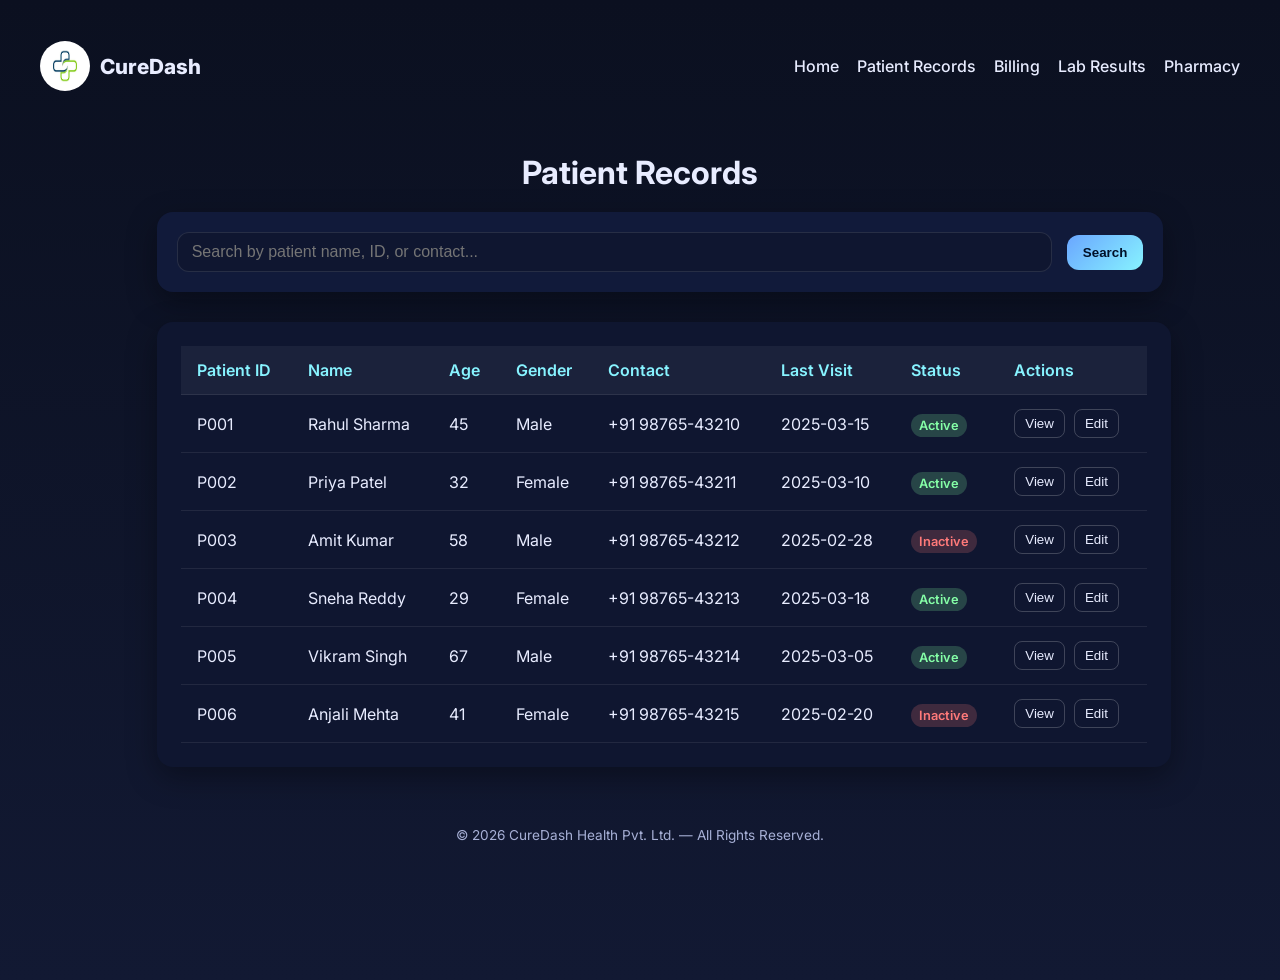
<file: patient.html>
<!DOCTYPE html>
<html lang="en">
<head>
  <meta charset="UTF-8" />
  <meta name="viewport" content="width=device-width, initial-scale=1" />
  <title>CureDash — Patient Records</title>
  <link href="https://fonts.googleapis.com/css2?family=Inter:wght@300;400;500;600;700;800&display=swap" rel="stylesheet">
  <style>
    :root {
      --bg: #0b1020;
      --bg-soft: #121933;
      --card: #0f1630;
      --card-2: #111a3a;
      --text: #e8ecff;
      --muted: #a7b0d6;
      --brand: #6aa6ff;
      --brand-2: #87f3ff;
      --accent: #85ffa7;
      --danger: #ff7a7a;
      --warning: #ffd36a;
      --shadow: 0 10px 30px rgba(0,0,0,.35);
      --radius: 16px;
    }

    body {
      background: linear-gradient(180deg, var(--bg), var(--bg-soft));
      color: var(--text);
      font-family: "Inter", sans-serif;
      margin: 0;
      min-height: 100vh;
      display: flex;
      flex-direction: column;
      align-items: center;
      transition: all 0.3s ease;
      padding: 40px;
    }

    header {
      display: flex;
      justify-content: space-between;
      align-items: center;
      width: 100%;
      max-width: 1200px;
      margin-bottom: 40px;
    }

    header .logo {
      display: flex;
      align-items: center;
      gap: 10px;
      font-weight: 800;
      font-size: 1.3rem;
    }

    header img {
      border-radius: 50%;
    }

    nav ul {
      display: flex;
      list-style: none;
      gap: 18px;
    }

    nav a {
      color: var(--text);
      text-decoration: none;
      font-weight: 500;
      transition: color 0.2s ease;
    }
    nav a:hover {
      color: var(--brand-2);
    }

    h1 {
      font-size: 2rem;
      font-weight: 700;
      margin-bottom: 20px;
      text-align: center;
    }

    .search-bar {
      background: var(--card-2);
      box-shadow: var(--shadow);
      border-radius: var(--radius);
      padding: 20px;
      width: 100%;
      max-width: 1100px;
      display: flex;
      justify-content: space-between;
      align-items: center;
      margin-bottom: 30px;
      flex-wrap: wrap;
      gap: 15px;
    }

    .search-bar input {
      background: var(--card);
      color: var(--text);
      border: 1px solid rgba(255,255,255,.1);
      border-radius: 12px;
      padding: 10px 14px;
      font-size: 1rem;
      flex-grow: 1;
      min-width: 250px;
    }

    .search-bar button {
      background: linear-gradient(135deg, var(--brand), var(--brand-2));
      color: #001028;
      border: none;
      border-radius: 12px;
      padding: 10px 16px;
      font-weight: 600;
      cursor: pointer;
      transition: transform 0.2s ease;
    }
    .search-bar button:hover {
      transform: translateY(-2px);
    }

    .table-card {
      background: var(--card);
      border-radius: var(--radius);
      box-shadow: var(--shadow);
      padding: 24px;
      overflow-x: auto;
      max-width: 1100px;
      width: 100%;
      transition: all 0.4s ease;
    }

    table {
      width: 100%;
      border-collapse: collapse;
      text-align: left;
      color: var(--text);
      min-width: 800px;
    }

    th, td {
      padding: 14px 16px;
      border-bottom: 1px solid rgba(255,255,255,.08);
      white-space: nowrap;
    }

    th {
      color: var(--brand-2);
      font-weight: 600;
      background: rgba(255,255,255,.05);
    }

    tr:hover td {
      background: rgba(255,255,255,.05);
    }

    .status-badge {
      padding: 4px 8px;
      border-radius: 999px;
      font-size: 0.8rem;
      font-weight: 600;
    }
    .status-active {
      background: rgba(133, 255, 167, 0.2);
      color: var(--accent);
    }
    .status-inactive {
      background: rgba(255, 122, 122, 0.2);
      color: var(--danger);
    }

    .action-btn {
      background: transparent;
      border: 1px solid rgba(255,255,255,.2);
      color: var(--text);
      border-radius: 8px;
      padding: 6px 10px;
      cursor: pointer;
      margin-right: 5px;
      transition: all 0.2s ease;
    }
    .action-btn:hover {
      background: rgba(255,255,255,.1);
    }

    footer {
      margin-top: 60px;
      text-align: center;
      color: var(--muted);
      font-size: 0.85rem;
    }

    @media (max-width: 768px) {
      body {
        padding: 20px;
      }
      .search-bar {
        flex-direction: column;
        align-items: stretch;
      }
      .search-bar input {
        min-width: auto;
      }
    }
  </style>
</head>

<body>
  <header>
    <div class="logo">
      <img src="logoo.jpg" alt="CureDash Logo" width="50" height="50">
      <span>CureDash</span>
    </div>
    <nav>
      <ul>
        <li><a href="index.html">Home</a></li>
        <li><a href="patient-records.html" class="active">Patient Records</a></li>
        <li><a href="billing.html">Billing</a></li>
        <li><a href="lab-results.html">Lab Results</a></li>
        <li><a href="pharmacy.html">Pharmacy</a></li>
      </ul>
    </nav>
  </header>

  <main>
    <h1>Patient Records</h1>
    
    <section class="search-bar">
      <input type="text" id="searchInput" placeholder="Search by patient name, ID, or contact...">
      <button id="searchBtn">Search</button>
    </section>
    
    <section class="table-card">
      <table id="patientTable">
        <thead>
          <tr>
            <th>Patient ID</th>
            <th>Name</th>
            <th>Age</th>
            <th>Gender</th>
            <th>Contact</th>
            <th>Last Visit</th>
            <th>Status</th>
            <th>Actions</th>
          </tr>
        </thead>
        <tbody id="patientTableBody">
          <!-- Patient data will be populated by JavaScript -->
        </tbody>
      </table>
    </section>
  </main>

  <footer>
    © <span id="year">2025</span> CureDash Health Pvt. Ltd. — All Rights Reserved.
  </footer>

  <script>
    // Patient Records Data
    const patientRecords = {
      patients: [
        {
          id: "P001",
          name: "Rahul Sharma",
          age: 45,
          gender: "Male",
          contact: "+91 98765-43210",
          lastVisit: "2025-03-15",
          status: "Active"
        },
        {
          id: "P002",
          name: "Priya Patel",
          age: 32,
          gender: "Female",
          contact: "+91 98765-43211",
          lastVisit: "2025-03-10",
          status: "Active"
        },
        {
          id: "P003",
          name: "Amit Kumar",
          age: 58,
          gender: "Male",
          contact: "+91 98765-43212",
          lastVisit: "2025-02-28",
          status: "Inactive"
        },
        {
          id: "P004",
          name: "Sneha Reddy",
          age: 29,
          gender: "Female",
          contact: "+91 98765-43213",
          lastVisit: "2025-03-18",
          status: "Active"
        },
        {
          id: "P005",
          name: "Vikram Singh",
          age: 67,
          gender: "Male",
          contact: "+91 98765-43214",
          lastVisit: "2025-03-05",
          status: "Active"
        },
        {
          id: "P006",
          name: "Anjali Mehta",
          age: 41,
          gender: "Female",
          contact: "+91 98765-43215",
          lastVisit: "2025-02-20",
          status: "Inactive"
        }
      ]
    };

    // Function to render patient table
    function renderPatientTable(patients = patientRecords.patients) {
      const tbody = document.getElementById("patientTableBody");
      tbody.innerHTML = "";
      
      patients.forEach(patient => {
        const row = document.createElement("tr");
        const statusClass = patient.status === "Active" ? "status-active" : "status-inactive";
        
        row.innerHTML = `
          <td>${patient.id}</td>
          <td>${patient.name}</td>
          <td>${patient.age}</td>
          <td>${patient.gender}</td>
          <td>${patient.contact}</td>
          <td>${patient.lastVisit}</td>
          <td><span class="status-badge ${statusClass}">${patient.status}</span></td>
          <td>
            <button class="action-btn" onclick="viewPatient('${patient.id}')">View</button>
            <button class="action-btn" onclick="editPatient('${patient.id}')">Edit</button>
          </td>
        `;
        tbody.appendChild(row);
      });
    }

    // Search functionality
    function searchPatients() {
      const searchTerm = document.getElementById("searchInput").value.toLowerCase();
      const filteredPatients = patientRecords.patients.filter(patient => 
        patient.name.toLowerCase().includes(searchTerm) ||
        patient.id.toLowerCase().includes(searchTerm) ||
        patient.contact.includes(searchTerm)
      );
      renderPatientTable(filteredPatients);
    }

    // Placeholder functions for actions
    function viewPatient(id) {
      alert(`Viewing details for patient ID: ${id}`);
      // In a real application, this would navigate to a detailed view
    }

    function editPatient(id) {
      alert(`Editing patient record for ID: ${id}`);
      // In a real application, this would open an edit form
    }

    // Initialize
    document.addEventListener("DOMContentLoaded", function() {
      renderPatientTable();
      document.getElementById("searchBtn").addEventListener("click", searchPatients);
      document.getElementById("searchInput").addEventListener("keyup", function(event) {
        if (event.key === "Enter") {
          searchPatients();
        }
      });
      document.getElementById("year").textContent = new Date().getFullYear();
    });
  </script>
</body>
</html>
</file>
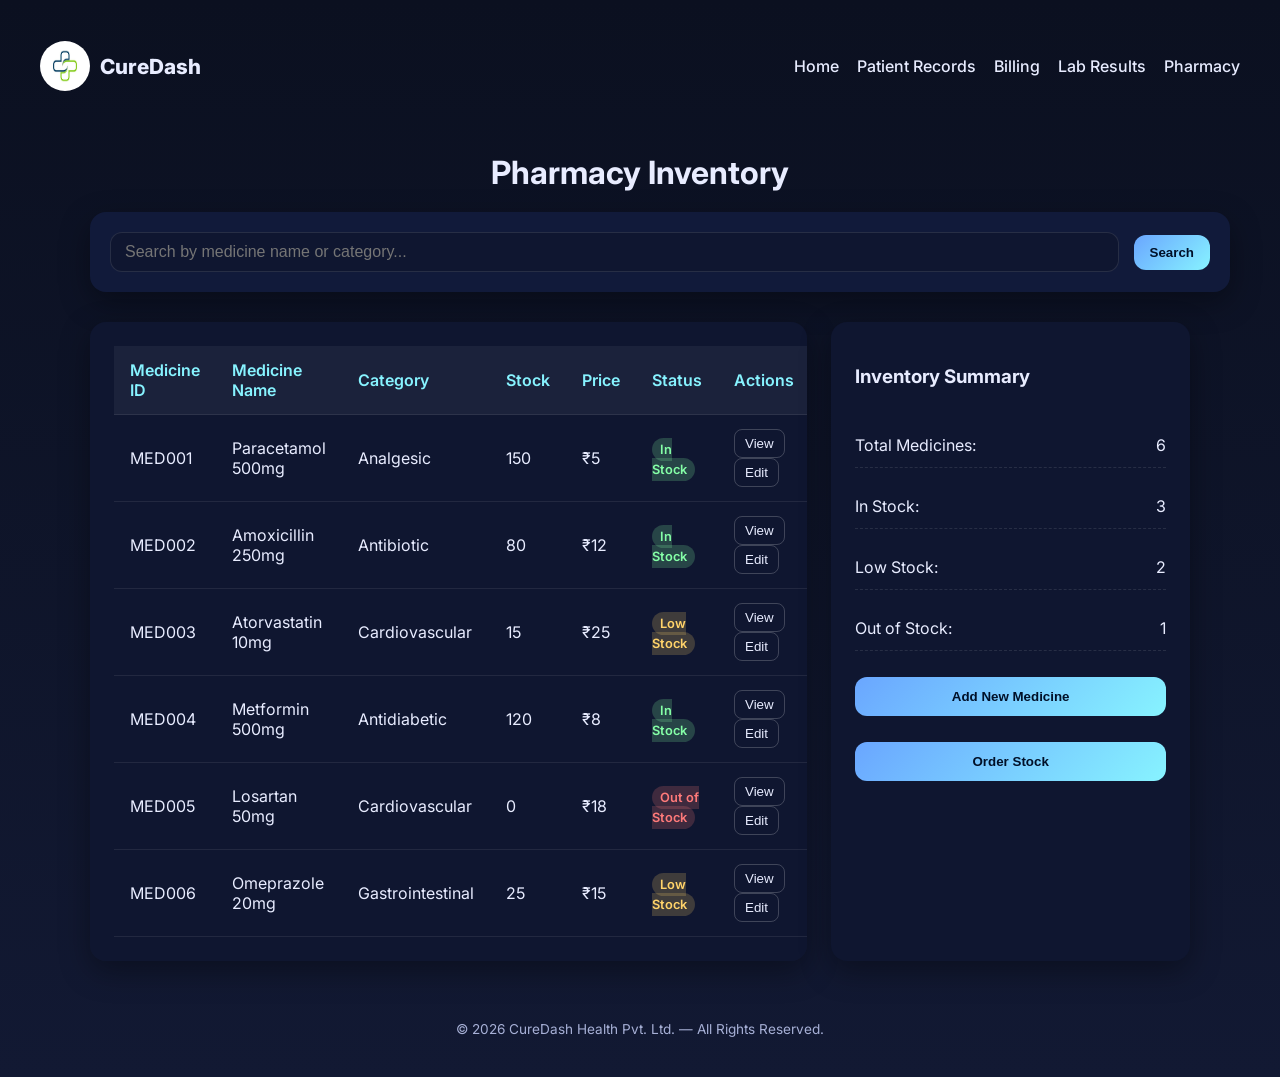
<file: pharmacy.html>
<!DOCTYPE html>
<html lang="en">
<head>
  <meta charset="UTF-8" />
  <meta name="viewport" content="width=device-width, initial-scale=1" />
  <title>CureDash — Pharmacy</title>
  <link href="https://fonts.googleapis.com/css2?family=Inter:wght@300;400;500;600;700;800&display=swap" rel="stylesheet">
  <style>
    :root {
      --bg: #0b1020;
      --bg-soft: #121933;
      --card: #0f1630;
      --card-2: #111a3a;
      --text: #e8ecff;
      --muted: #a7b0d6;
      --brand: #6aa6ff;
      --brand-2: #87f3ff;
      --accent: #85ffa7;
      --danger: #ff7a7a;
      --warning: #ffd36a;
      --shadow: 0 10px 30px rgba(0,0,0,.35);
      --radius: 16px;
    }

    body {
      background: linear-gradient(180deg, var(--bg), var(--bg-soft));
      color: var(--text);
      font-family: "Inter", sans-serif;
      margin: 0;
      min-height: 100vh;
      display: flex;
      flex-direction: column;
      align-items: center;
      transition: all 0.3s ease;
      padding: 40px;
    }

    header {
      display: flex;
      justify-content: space-between;
      align-items: center;
      width: 100%;
      max-width: 1200px;
      margin-bottom: 40px;
    }

    header .logo {
      display: flex;
      align-items: center;
      gap: 10px;
      font-weight: 800;
      font-size: 1.3rem;
    }

    header img {
      border-radius: 50%;
    }

    nav ul {
      display: flex;
      list-style: none;
      gap: 18px;
    }

    nav a {
      color: var(--text);
      text-decoration: none;
      font-weight: 500;
      transition: color 0.2s ease;
    }
    nav a:hover {
      color: var(--brand-2);
    }

    h1 {
      font-size: 2rem;
      font-weight: 700;
      margin-bottom: 20px;
      text-align: center;
    }

    .pharmacy-container {
      display: grid;
      grid-template-columns: 2fr 1fr;
      gap: 24px;
      width: 100%;
      max-width: 1100px;
    }

    .table-card {
      background: var(--card);
      border-radius: var(--radius);
      box-shadow: var(--shadow);
      padding: 24px;
      overflow-x: auto;
    }

    table {
      width: 100%;
      border-collapse: collapse;
      text-align: left;
      color: var(--text);
      min-width: 600px;
    }

    th, td {
      padding: 14px 16px;
      border-bottom: 1px solid rgba(255,255,255,.08);
    }

    th {
      color: var(--brand-2);
      font-weight: 600;
      background: rgba(255,255,255,.05);
    }

    tr:hover td {
      background: rgba(255,255,255,.05);
    }

    .status-badge {
      padding: 4px 8px;
      border-radius: 999px;
      font-size: 0.8rem;
      font-weight: 600;
    }
    .status-instock {
      background: rgba(133, 255, 167, 0.2);
      color: var(--accent);
    }
    .status-lowstock {
      background: rgba(255, 211, 106, 0.2);
      color: var(--warning);
    }
    .status-outofstock {
      background: rgba(255, 122, 122, 0.2);
      color: var(--danger);
    }

    .action-btn {
      background: transparent;
      border: 1px solid rgba(255,255,255,.2);
      color: var(--text);
      border-radius: 8px;
      padding: 6px 10px;
      cursor: pointer;
      margin-right: 5px;
      transition: all 0.2s ease;
    }
    .action-btn:hover {
      background: rgba(255,255,255,.1);
    }

    .summary-card {
      background: var(--card);
      border-radius: var(--radius);
      box-shadow: var(--shadow);
      padding: 24px;
      display: flex;
      flex-direction: column;
      gap: 16px;
    }

    .summary-item {
      display: flex;
      justify-content: space-between;
      padding: 12px 0;
      border-bottom: 1px dashed rgba(255,255,255,.1);
    }

    .btn-primary {
      background: linear-gradient(135deg, var(--brand), var(--brand-2));
      color: #001028;
      border: none;
      border-radius: 12px;
      padding: 12px 16px;
      font-weight: 600;
      cursor: pointer;
      transition: transform 0.2s ease;
      margin-top: 10px;
    }
    .btn-primary:hover {
      transform: translateY(-2px);
    }

    .search-bar {
      background: var(--card-2);
      box-shadow: var(--shadow);
      border-radius: var(--radius);
      padding: 20px;
      width: 100%;
      max-width: 1100px;
      display: flex;
      justify-content: space-between;
      align-items: center;
      margin-bottom: 30px;
      flex-wrap: wrap;
      gap: 15px;
    }

    .search-bar input {
      background: var(--card);
      color: var(--text);
      border: 1px solid rgba(255,255,255,.1);
      border-radius: 12px;
      padding: 10px 14px;
      font-size: 1rem;
      flex-grow: 1;
      min-width: 250px;
    }

    .search-bar button {
      background: linear-gradient(135deg, var(--brand), var(--brand-2));
      color: #001028;
      border: none;
      border-radius: 12px;
      padding: 10px 16px;
      font-weight: 600;
      cursor: pointer;
      transition: transform 0.2s ease;
    }
    .search-bar button:hover {
      transform: translateY(-2px);
    }

    footer {
      margin-top: 60px;
      text-align: center;
      color: var(--muted);
      font-size: 0.85rem;
    }

    @media (max-width: 900px) {
      .pharmacy-container {
        grid-template-columns: 1fr;
      }
    }

    @media (max-width: 768px) {
      body {
        padding: 20px;
      }
      .search-bar {
        flex-direction: column;
        align-items: stretch;
      }
      .search-bar input {
        min-width: auto;
      }
    }
  </style>
</head>

<body>
  <header>
    <div class="logo">
      <img src="logoo.jpg" alt="CureDash Logo" width="50" height="50">
      <span>CureDash</span>
    </div>
    <nav>
      <ul>
        <li><a href="index.html">Home</a></li>
        <li><a href="patient-records.html">Patient Records</a></li>
        <li><a href="billing.html">Billing</a></li>
        <li><a href="lab-results.html">Lab Results</a></li>
        <li><a href="pharmacy.html" class="active">Pharmacy</a></li>
      </ul>
    </nav>
  </header>

  <main>
    <h1>Pharmacy Inventory</h1>
    
    <section class="search-bar">
      <input type="text" id="searchInput" placeholder="Search by medicine name or category...">
      <button id="searchBtn">Search</button>
    </section>
    
    <div class="pharmacy-container">
      <section class="table-card">
        <table id="pharmacyTable">
          <thead>
            <tr>
              <th>Medicine ID</th>
              <th>Medicine Name</th>
              <th>Category</th>
              <th>Stock</th>
              <th>Price</th>
              <th>Status</th>
              <th>Actions</th>
            </tr>
          </thead>
          <tbody id="pharmacyTableBody">
            <!-- Pharmacy data will be populated by JavaScript -->
          </tbody>
        </table>
      </section>
      
      <section class="summary-card">
        <h3>Inventory Summary</h3>
        <div class="summary-item">
          <span>Total Medicines:</span>
          <span id="totalMedicines">0</span>
        </div>
        <div class="summary-item">
          <span>In Stock:</span>
          <span id="inStockCount">0</span>
        </div>
        <div class="summary-item">
          <span>Low Stock:</span>
          <span id="lowStockCount">0</span>
        </div>
        <div class="summary-item">
          <span>Out of Stock:</span>
          <span id="outOfStockCount">0</span>
        </div>
        <button class="btn-primary" id="addMedicineBtn">Add New Medicine</button>
        <button class="btn-primary" id="orderStockBtn">Order Stock</button>
      </section>
    </div>
  </main>

  <footer>
    © <span id="year">2025</span> CureDash Health Pvt. Ltd. — All Rights Reserved.
  </footer>

  <script>
    // Pharmacy Data
    const pharmacyData = {
      medicines: [
        {
          id: "MED001",
          name: "Paracetamol 500mg",
          category: "Analgesic",
          stock: 150,
          price: 5,
          status: "In Stock"
        },
        {
          id: "MED002",
          name: "Amoxicillin 250mg",
          category: "Antibiotic",
          stock: 80,
          price: 12,
          status: "In Stock"
        },
        {
          id: "MED003",
          name: "Atorvastatin 10mg",
          category: "Cardiovascular",
          stock: 15,
          price: 25,
          status: "Low Stock"
        },
        {
          id: "MED004",
          name: "Metformin 500mg",
          category: "Antidiabetic",
          stock: 120,
          price: 8,
          status: "In Stock"
        },
        {
          id: "MED005",
          name: "Losartan 50mg",
          category: "Cardiovascular",
          stock: 0,
          price: 18,
          status: "Out of Stock"
        },
        {
          id: "MED006",
          name: "Omeprazole 20mg",
          category: "Gastrointestinal",
          stock: 25,
          price: 15,
          status: "Low Stock"
        }
      ]
    };

    // Function to render pharmacy table
    function renderPharmacyTable(medicines = pharmacyData.medicines) {
      const tbody = document.getElementById("pharmacyTableBody");
      tbody.innerHTML = "";
      
      medicines.forEach(medicine => {
        const row = document.createElement("tr");
        let statusClass = "";
        if (medicine.status === "In Stock") statusClass = "status-instock";
        else if (medicine.status === "Low Stock") statusClass = "status-lowstock";
        else if (medicine.status === "Out of Stock") statusClass = "status-outofstock";
        
        row.innerHTML = `
          <td>${medicine.id}</td>
          <td>${medicine.name}</td>
          <td>${medicine.category}</td>
          <td>${medicine.stock}</td>
          <td>₹${medicine.price}</td>
          <td><span class="status-badge ${statusClass}">${medicine.status}</span></td>
          <td>
            <button class="action-btn" onclick="viewMedicine('${medicine.id}')">View</button>
            <button class="action-btn" onclick="editMedicine('${medicine.id}')">Edit</button>
          </td>
        `;
        tbody.appendChild(row);
      });
      
      updateInventorySummary();
    }

    // Function to update inventory summary
    function updateInventorySummary() {
      const totalMedicines = pharmacyData.medicines.length;
      const inStockCount = pharmacyData.medicines.filter(m => m.status === "In Stock").length;
      const lowStockCount = pharmacyData.medicines.filter(m => m.status === "Low Stock").length;
      const outOfStockCount = pharmacyData.medicines.filter(m => m.status === "Out of Stock").length;
      
      document.getElementById("totalMedicines").textContent = totalMedicines;
      document.getElementById("inStockCount").textContent = inStockCount;
      document.getElementById("lowStockCount").textContent = lowStockCount;
      document.getElementById("outOfStockCount").textContent = outOfStockCount;
    }

    // Search functionality
    function searchMedicines() {
      const searchTerm = document.getElementById("searchInput").value.toLowerCase();
      const filteredMedicines = pharmacyData.medicines.filter(medicine => 
        medicine.name.toLowerCase().includes(searchTerm) ||
        medicine.category.toLowerCase().includes(searchTerm) ||
        medicine.id.toLowerCase().includes(searchTerm)
      );
      renderPharmacyTable(filteredMedicines);
    }

    // Placeholder functions for actions
    function viewMedicine(id) {
      alert(`Viewing details for medicine ID: ${id}`);
      // In a real application, this would show medicine details
    }

    function editMedicine(id) {
      alert(`Editing medicine record for ID: ${id}`);
      // In a real application, this would open an edit form
    }

    // Initialize
    document.addEventListener("DOMContentLoaded", function() {
      renderPharmacyTable();
      document.getElementById("searchBtn").addEventListener("click", searchMedicines);
      document.getElementById("searchInput").addEventListener("keyup", function(event) {
        if (event.key === "Enter") {
          searchMedicines();
        }
      });
      document.getElementById("addMedicineBtn").addEventListener("click", function() {
        alert("Opening form to add new medicine...");
        // In a real application, this would open a form to add medicine
      });
      document.getElementById("orderStockBtn").addEventListener("click", function() {
        alert("Opening stock ordering interface...");
        // In a real application, this would open stock ordering interface
      });
      document.getElementById("year").textContent = new Date().getFullYear();
    });
  </script>
</body>
</html>
</file>
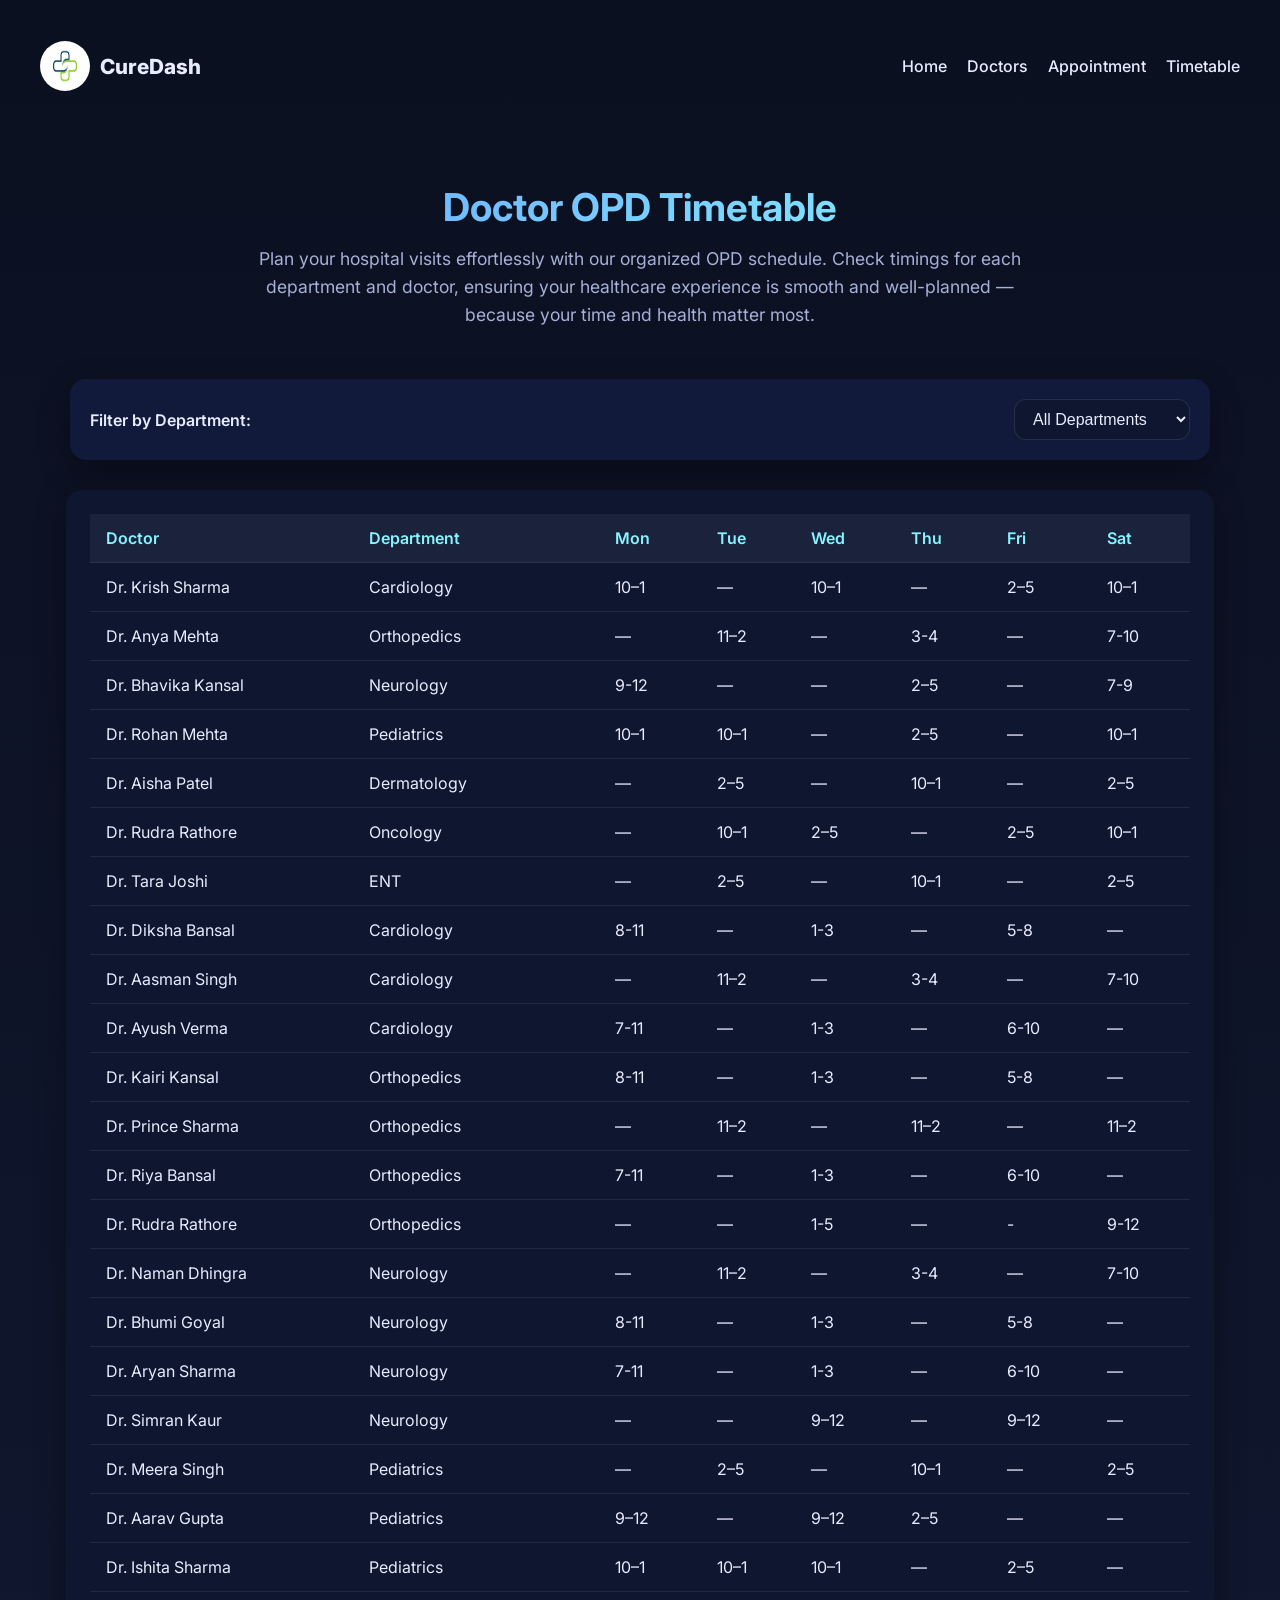
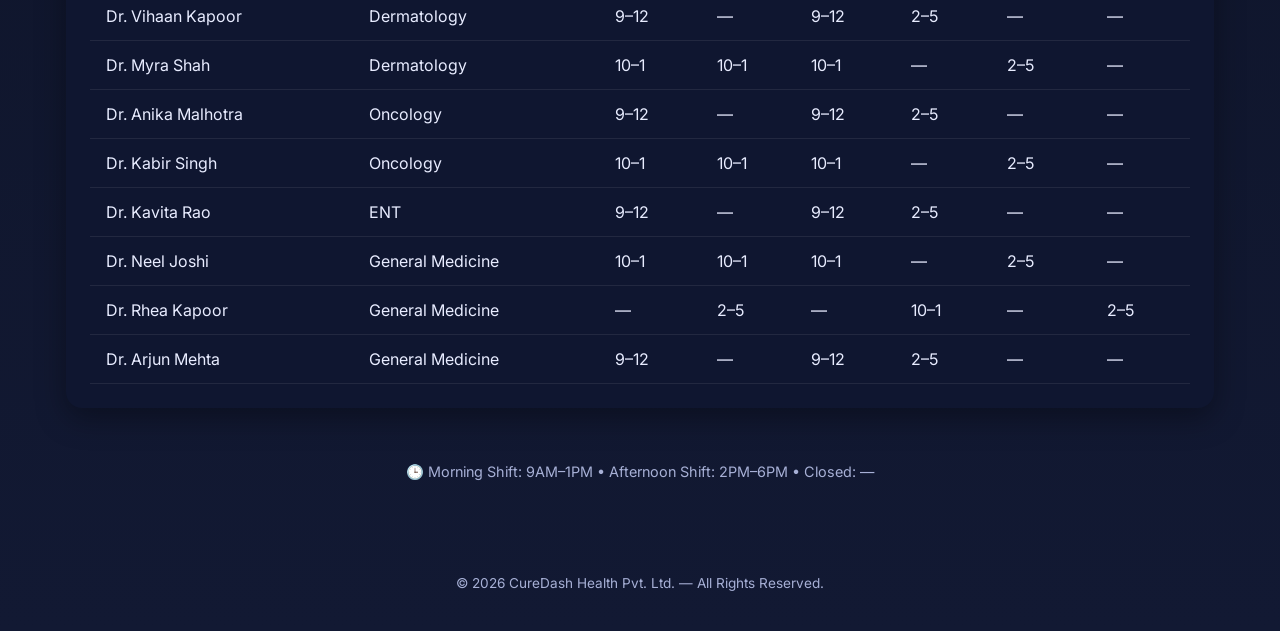
<file: timetable.html>
<!DOCTYPE html>
<html lang="en">
<head>
<meta charset="UTF-8" />
<meta name="viewport" content="width=device-width, initial-scale=1" />
<title>CureDash — Doctor Timetable</title>
<link href="https://fonts.googleapis.com/css2?family=Inter:wght@300;400;500;600;700;800&display=swap" rel="stylesheet">
<style>
  :root {
    --bg: #0b1020;
    --bg-soft: #121933;
    --card: #0f1630;
    --card-2: #111a3a;
    --text: #e8ecff;
    --muted: #a7b0d6;
    --brand: #6aa6ff;
    --brand-2: #87f3ff;
    --shadow: 0 10px 30px rgba(0,0,0,.35);
    --radius: 16px;
  }

  body {
    background: linear-gradient(180deg, var(--bg), var(--bg-soft));
    color: var(--text);
    font-family: "Inter", sans-serif;
    margin: 0;
    display: flex;
    flex-direction: column;
    align-items: center;
    min-height: 100vh;
    overflow-x: hidden;
    transition: all 0.4s ease;
    padding: 40px;
  }

  header {
    display: flex;
    justify-content: space-between;
    align-items: center;
    width: 100%;
    max-width: 1300px;
    margin-bottom: 30px;
  }

  .logo {
    display: flex;
    align-items: center;
    gap: 10px;
    font-weight: 800;
    font-size: 1.3rem;
  }

  header img { border-radius: 50%; }

  nav ul {
    display: flex;
    list-style: none;
    gap: 20px;
    padding: 0;
  }

  nav a {
    color: var(--text);
    text-decoration: none;
    font-weight: 500;
    transition: color 0.3s ease;
  }

  nav a:hover { color: var(--brand-2); }

  .hero {
    max-width: 1100px;
    text-align: center;
    margin-top: 30px;
    margin-bottom: 50px;
  }

  .hero h1 {
    font-size: 2.4rem;
    background: linear-gradient(135deg, var(--brand), var(--brand-2));
    -webkit-background-clip: text;
    -webkit-text-fill-color: transparent;
    margin-bottom: 15px;
  }

  .hero p {
    color: var(--muted);
    font-size: 1.1rem;
    line-height: 1.6;
    max-width: 800px;
    margin: 0 auto;
  }

  .filter-bar {
    background: var(--card-2);
    box-shadow: var(--shadow);
    border-radius: var(--radius);
    padding: 20px;
    width: 100%;
    max-width: 1100px;
    display: flex;
    justify-content: space-between;
    align-items: center;
    margin-bottom: 30px;
    flex-wrap: wrap;
  }

  .filter-bar label {
    font-weight: 600;
  }

  .filter-bar select {
    background: var(--card);
    color: var(--text);
    border: 1px solid rgba(255,255,255,.1);
    border-radius: 12px;
    padding: 10px 14px;
    font-size: 1rem;
  }

  .table-card {
    background: var(--card);
    border-radius: var(--radius);
    box-shadow: var(--shadow);
    padding: 24px;
    overflow-x: auto;
    max-width: 1100px;
    width: 100%;
    transition: all 0.4s ease;
  }

  table {
    width: 100%;
    border-collapse: collapse;
    text-align: left;
    color: var(--text);
    min-width: 800px;
  }

  th, td {
    padding: 14px 16px;
    border-bottom: 1px solid rgba(255,255,255,.08);
    white-space: nowrap;
  }

  th {
    color: var(--brand-2);
    font-weight: 600;
    background: rgba(255,255,255,.05);
  }

  tr:hover td {
    background: rgba(255,255,255,.05);
  }

  .legend {
    margin-top: 40px;
    text-align: center;
    color: var(--muted);
    font-size: 0.9rem;
  }

  footer {
    margin-top: 80px;
    text-align: center;
    color: var(--muted);
    font-size: 0.85rem;
  }

  /* Subtle animations */
  [data-animate] {
    opacity: 0;
    transform: translateY(20px);
    transition: all 0.8s ease;
  }

  [data-animate].visible {
    opacity: 1;
    transform: translateY(0);
  }
</style>
</head>

<body>
  <header>
    <div class="logo">
      <img src="logoo.jpg" alt="CureDash Logo" width="50" height="50">
      <span>CureDash</span>
    </div>
    <nav>
      <ul>
        <li><a href="index.html">Home</a></li>
        <li><a href="doctors.html">Doctors</a></li>
        <li><a href="appointment.html">Appointment</a></li>
        <li><a href="timetable.html">Timetable</a></li>
      </ul>
    </nav>
  </header>

  <section class="hero" data-animate>
    <h1>Doctor OPD Timetable</h1>
    <p>
      Plan your hospital visits effortlessly with our organized OPD schedule.  
      Check timings for each department and doctor, ensuring your healthcare experience  
      is smooth and well-planned — because your time and health matter most.
    </p>
  </section>

  <section class="filter-bar" data-animate>
    <label for="deptFilter">Filter by Department:</label>
    <select id="deptFilter">
      <option value="all">All Departments</option>
    </select>
  </section>

  <section class="table-card" data-animate>
    <table id="timetable">
      <thead>
        <tr>
          <th>Doctor</th>
          <th>Department</th>
          <th>Mon</th>
          <th>Tue</th>
          <th>Wed</th>
          <th>Thu</th>
          <th>Fri</th>
          <th>Sat</th>
        </tr>
      </thead>
      <tbody></tbody>
    </table>
  </section>

  <div class="legend" data-animate>
    <p>🕒 Morning Shift: 9AM–1PM • Afternoon Shift: 2PM–6PM • Closed: —</p>
  </div>

  <footer>
    © <span id="year">2025</span> CureDash Health Pvt. Ltd. — All Rights Reserved.
  </footer>

  <script>
    // JSON DATA
    const timetableJSON = {
      doctors: [
        { name: "Dr. Krish Sharma", dept: "Cardiology", schedule: ["10–1", "—", "10–1", "—", "2–5", "10–1"] },
        { name: "Dr. Anya Mehta", dept: "Orthopedics", schedule: ["—", "11–2", "—", "3-4", "—", "7-10"] },
        { name: "Dr. Bhavika Kansal", dept: "Neurology", schedule: ["9-12", "—", "—", "2–5", "—", "7-9"] },
        { name: "Dr. Rohan Mehta", dept: "Pediatrics", schedule: ["10–1", "10–1", "—", "2–5", "—", "10–1"] },
        { name: "Dr. Aisha Patel", dept: "Dermatology", schedule: ["—", "2–5", "—", "10–1", "—", "2–5"] },
        { name: "Dr. Rudra Rathore", dept: "Oncology", schedule: ["—", "10–1", "2–5", "—", "2–5", "10–1"] },
        { name: "Dr. Tara Joshi", dept: "ENT", schedule: ["—", "2–5", "—", "10–1", "—", "2–5"] },
        { name: "Dr. Diksha Bansal", dept: "Cardiology", schedule: ["8-11", "—", "1-3", "—", "5-8", "—"] },
        { name: "Dr. Aasman Singh", dept: "Cardiology", schedule: ["—", "11–2", "—", "3-4", "—", "7-10"] },
        { name: "Dr. Ayush Verma", dept: "Cardiology", schedule: ["7-11", "—", "1-3", "—", "6-10", "—"] },
        { name: "Dr. Kairi Kansal", dept: "Orthopedics", schedule: ["8-11", "—", "1-3", "—", "5-8", "—"] },
        { name: "Dr. Prince Sharma", dept: "Orthopedics", schedule: ["—", "11–2", "—", "11–2", "—", "11–2"] },
        { name: "Dr. Riya Bansal", dept: "Orthopedics", schedule: ["7-11", "—", "1-3", "—", "6-10", "—"] },
        { name: "Dr. Rudra Rathore", dept: "Orthopedics", schedule: ["—", "—", "1-5", "—", "-", "9-12"] },
        { name: "Dr. Naman Dhingra", dept: "Neurology", schedule: ["—", "11–2", "—", "3-4", "—", "7-10"] },
        { name: "Dr. Bhumi Goyal", dept: "Neurology", schedule: ["8-11", "—", "1-3", "—", "5-8", "—"] },
        { name: "Dr. Aryan Sharma", dept: "Neurology", schedule: ["7-11", "—", "1-3", "—", "6-10", "—"] },
        { name: "Dr. Simran Kaur", dept: "Neurology", schedule: ["—", "—", "9–12", "—", "9–12", "—"] },
        { name: "Dr. Meera Singh", dept: "Pediatrics", schedule: ["—", "2–5", "—", "10–1", "—", "2–5"] },
        { name: "Dr. Aarav Gupta", dept: "Pediatrics", schedule: ["9–12", "—", "9–12", "2–5", "—", "—"] },
        { name: "Dr. Ishita Sharma", dept: "Pediatrics", schedule: ["10–1", "10–1", "10–1", "—", "2–5", "—"] },
        { name: "Dr. Vihaan Kapoor", dept: "Dermatology", schedule: ["9–12", "—", "9–12", "2–5", "—", "—"] },
        { name: "Dr. Myra Shah", dept: "Dermatology", schedule: ["10–1", "10–1", "10–1", "—", "2–5", "—"] },
        { name: "Dr. Anika Malhotra", dept: "Oncology", schedule: ["9–12", "—", "9–12", "2–5", "—", "—"] },
        { name: "Dr. Kabir Singh", dept: "Oncology", schedule: ["10–1", "10–1", "10–1", "—", "2–5", "—"] },
        { name: "Dr. Kavita Rao", dept: "ENT", schedule: ["9–12", "—", "9–12", "2–5", "—", "—"] },
        { name: "Dr. Neel Joshi", dept: "General Medicine", schedule: ["10–1", "10–1", "10–1", "—", "2–5", "—"] },
        { name: "Dr. Rhea Kapoor", dept: "General Medicine", schedule: ["—", "2–5", "—", "10–1", "—", "2–5"] },
        { name: "Dr. Arjun Mehta", dept: "General Medicine", schedule: ["9–12", "—", "9–12", "2–5", "—", "—"] },
      ],
      responsive: {
        breakpoints: {
          small: { maxWidth: 480, padding: "16px", tableFont: "0.8rem" },
          medium: { maxWidth: 768, padding: "28px", tableFont: "0.9rem" },
          large: { maxWidth: 1200, padding: "40px", tableFont: "1rem" }
        }
      }
    };

    // FUNCTIONS
    function populateDeptFilter() {
      const depts = [...new Set(timetableJSON.doctors.map(d => d.dept))];
      const filter = document.getElementById("deptFilter");
      depts.forEach(dep => {
        const opt = document.createElement("option");
        opt.value = dep;
        opt.textContent = dep;
        filter.appendChild(opt);
      });
    }

    function renderTable(filter = "all") {
      const tbody = document.querySelector("#timetable tbody");
      tbody.innerHTML = "";
      const filtered = filter === "all" ? timetableJSON.doctors : timetableJSON.doctors.filter(d => d.dept === filter);
      filtered.forEach(doc => {
        const row = document.createElement("tr");
        row.innerHTML = `
          <td>${doc.name}</td>
          <td>${doc.dept}</td>
          <td>${doc.schedule[0]}</td>
          <td>${doc.schedule[1]}</td>
          <td>${doc.schedule[2]}</td>
          <td>${doc.schedule[3]}</td>
          <td>${doc.schedule[4]}</td>
          <td>${doc.schedule[5]}</td>
        `;
        tbody.appendChild(row);
      });
    }

    function applyResponsive() {
      const width = window.innerWidth;
      const table = document.getElementById("timetable");
      let layout;
      if (width <= timetableJSON.responsive.breakpoints.small.maxWidth) {
        layout = timetableJSON.responsive.breakpoints.small;
      } else if (width <= timetableJSON.responsive.breakpoints.medium.maxWidth) {
        layout = timetableJSON.responsive.breakpoints.medium;
      } else {
        layout = timetableJSON.responsive.breakpoints.large;
      }
      document.body.style.padding = layout.padding;
      table.style.fontSize = layout.tableFont;
    }

    function animateOnScroll() {
      document.querySelectorAll("[data-animate]").forEach(el => {
        const rect = el.getBoundingClientRect().top;
        const windowHeight = window.innerHeight;
        if (rect < windowHeight - 100) el.classList.add("visible");
      });
    }

    // INIT
    populateDeptFilter();
    renderTable();
    applyResponsive();
    animateOnScroll();
    document.getElementById("year").textContent = new Date().getFullYear();

    // EVENTS
    document.getElementById("deptFilter").addEventListener("change", e => renderTable(e.target.value));
    window.addEventListener("resize", applyResponsive);
    window.addEventListener("scroll", animateOnScroll);
  </script>
</body>
</html>
</file>
<file: style.css>
:root{
      --bg: #0b1020;
      --bg-soft: #121933;
      --card: #0f1630;
      --card-2: #111a3a;
      --text: #dfe0e9;
      --muted: #78797e;
      --brand: #e6ebf1;
      --brand-2:#6aa6ff;
      --accent:#85ffa7;
      --danger:#ff7a7a;
      --warning:#ffd36a;
      --shadow: 0 10px 30px rgba(0,0,0,.35);
      --radius: 18px;
      --radius-sm: 12px;
      --ring: 0 0 0 3px rgba(135,243,255,.25);
    }

    @media (prefers-color-scheme: light){
      :root{
        --bg:#f6f7fb;
        --bg-soft:#eef1fb;
        --card:#ffffff;
        --card-2:#ffffff;
        --text:#0d1633;
        --muted:#556188;
        --brand:#2f66ff;
        --brand-2:#00bcd4;
        --accent:#0bbf67;
        --danger:#ef4444;
        --warning:#f59e0b;
        --shadow: 0 10px 30px rgba(12,24,64,.08);
      }
    }

    *{box-sizing:border-box}
    html,body{height:100%}
    body{
      margin:0;
      font-family: Inter, system-ui, -apple-system, Segoe UI, Roboto, Arial, "Apple Color Emoji", "Segoe UI Emoji";
      color:var(--text);
      background: linear-gradient(180deg,var(--bg) 0%, var(--bg-soft) 100%);
      line-height:1.6;
    }

    a{color:inherit;text-decoration:none}
    img{max-width:100%;display:block}

    /* Layout */
    .container{width:min(1120px, 92%); margin-inline:auto}

    /* Top Bar */
    .topbar{display:flex;align-items:center;justify-content:space-between;gap:16px; padding:14px 0}
    .logo{display:flex;align-items:center;gap:12px;font-weight:800;letter-spacing:.3px}
    .logo .mark{width:40px;height:40px;display:grid;place-items:center;border-radius:12px;background:linear-gradient(135deg,var(--brand),var(--brand-2)); box-shadow:var(--shadow)}
    .logo .title{font-size:1.15rem}

    nav ul{list-style:none;display:flex;gap:16px;margin:0;padding:0;flex-wrap:wrap}
    nav a{padding:8px 12px;border-radius:10px;color:var(--muted);font-weight:600}
    nav a:hover, nav a:focus{background:var(--card-2); color:var(--text); outline:none; box-shadow:var(--ring)}

    .cta-btn{background:linear-gradient(135deg,var(--brand),var(--brand-2)); color:#001028; padding:10px 14px;border-radius:12px;font-weight:800; box-shadow:var(--shadow)}
    .cta-btn:hover{transform:translateY(-1px)}

    /* Hero */
    .hero{padding:36px 0 20px}
    .hero-card{display:grid;grid-template-columns:1.2fr .8fr; gap:24px; background:radial-gradient(1500px 800px at 100% -20%, rgba(135,243,255,0.12), transparent 60%), var(--card); border:1px solid rgba(255,255,255,.06); border-radius:var(--radius); padding:28px; box-shadow:var(--shadow)}
    .hero h1{margin:0 0 12px; line-height:1.2; font-size:clamp(28px, 4vw, 44px)}
    .hero p{color:var(--muted); margin:0 0 18px}
    .badges{display:flex; gap:10px; flex-wrap:wrap; margin:16px 0}
    .badge{padding:6px 10px; border-radius:999px; border:1px dashed rgba(135,243,255,.4); color:var(--brand-2); font-size:.85rem}

    .hero-side{display:grid;align-content:center;gap:14px}
    .kpis{display:grid;grid-template-columns:repeat(3,1fr); gap:12px}
    .kpi{background:var(--card-2);border:1px solid rgba(255,255,255,.06);border-radius:14px;padding:14px}
    .kpi .num{font-size:1.4rem; font-weight:800}
    .kpi .lbl{color:var(--muted); font-size:.9rem}

    /* Sections */
    section{padding:36px 0}
    .section-title{display:flex; align-items:baseline; justify-content:space-between; gap:12px; margin-bottom:16px}
    .section-title h2{margin:0; font-size:clamp(22px,3vw,32px)}
    .section-title p{margin:0; color:var(--muted)}

    /* Cards grid */
    .grid{display:grid; gap:16px}
    .grid.cols-3{grid-template-columns:repeat(3, 1fr)}
    .grid.cols-4{grid-template-columns:repeat(4, 1fr)}
    @media (max-width: 980px){ .hero-card{grid-template-columns:1fr} .kpis{grid-template-columns:repeat(3,1fr)} }
    @media (max-width: 780px){ .grid.cols-3{grid-template-columns:repeat(2, 1fr)} .kpis{grid-template-columns:repeat(2,1fr)} }
    @media (max-width: 520px){ .grid.cols-3,.grid.cols-4{grid-template-columns:1fr} }

    .card{background:var(--card); border:1px solid rgba(255,255,255,.06); border-radius:var(--radius-sm); padding:16px; box-shadow:var(--shadow)}
    .card h3{margin:0 0 8px}
    .card p{margin:0; color:var(--muted)}

    /* Departments */
    .dept{display:flex; gap:12px; align-items:flex-start}
    .dept .icon{width:44px;height:44px;border-radius:50%;display:grid;place-items:center;background:linear-gradient(135deg,var(--brand),var(--brand-2)); color:#06102e; font-weight:900}

    /* Doctors */
    .doc{display:flex; gap:12px; align-items:center}
    .doc img{width:56px;height:56px;border-radius:50%;object-fit:cover; border:3px solid rgba(135,243,255,.25)}
    .doc .name{font-weight:700}
    .doc .role{font-size:.9rem;color:var(--muted)}

    /* Timetable */
    table{width:100%; border-collapse:separate; border-spacing:0}
    th, td{padding:12px 14px; text-align:left}
    thead th{position:sticky; top:0; background:var(--card-2)}
    tbody tr{background:var(--card)}
    tbody tr + tr td{border-top:1px dashed rgba(255,255,255,.08)}
    tbody tr:hover{background:var(--card-2)}

    /* Forms */
    form{display:grid; gap:12px}
    .field{display:grid; gap:6px}
    label{font-weight:600}
    input, select, textarea{
      padding:12px 14px; border-radius:12px; border:1px solid rgba(255,255,255,.12); background:var(--card);
      color:var(--text); outline:none
    }
    input:focus, select:focus, textarea:focus{box-shadow:var(--ring)}
    .inline{display:grid; grid-template-columns:1fr 1fr; gap:12px}
    @media (max-width:640px){ .inline{grid-template-columns:1fr} }
    .btn-row{display:flex; gap:10px;flex-wrap:wrap}
    .btn{padding:12px 16px; border-radius:12px; font-weight:800; border:0; cursor:pointer}
    .btn.primary{background:linear-gradient(135deg,var(--brand),var(--brand-2)); color:#07122a}
    .btn.ghost{background:transparent;color:var(--text); border:1px dashed rgba(255,255,255,.18)}

    /* Footer */
    footer{padding:28px 0 40px; color:var(--muted)}
    .footer-grid{display:grid; grid-template-columns:2fr 1fr 1fr 1fr; gap:16px}
    .foot-col h4{margin:0 0 8px}
    .foot-col a{display:block; padding:6px 0; color:var(--muted)}
    .foot-col a:hover{color:var(--text)}
    @media (max-width:860px){ .footer-grid{grid-template-columns:1fr 1fr;}
      .foot-brand{grid-column:1/-1}
    }
    @media (max-width:560px){ .footer-grid{grid-template-columns:1fr} }

    /* Utility */
    .pill{display:inline-flex; align-items:center; gap:8px; padding:8px 12px; border-radius:999px; background:rgba(135,243,255,.1); border:1px solid rgba(135,243,255,.25); color:var(--brand-2); font-weight:700}
    .muted{color:var(--muted)}
    .divider{height:1px;background:linear-gradient(90deg,transparent, rgba(255,255,255,.14), transparent)}
</file>
